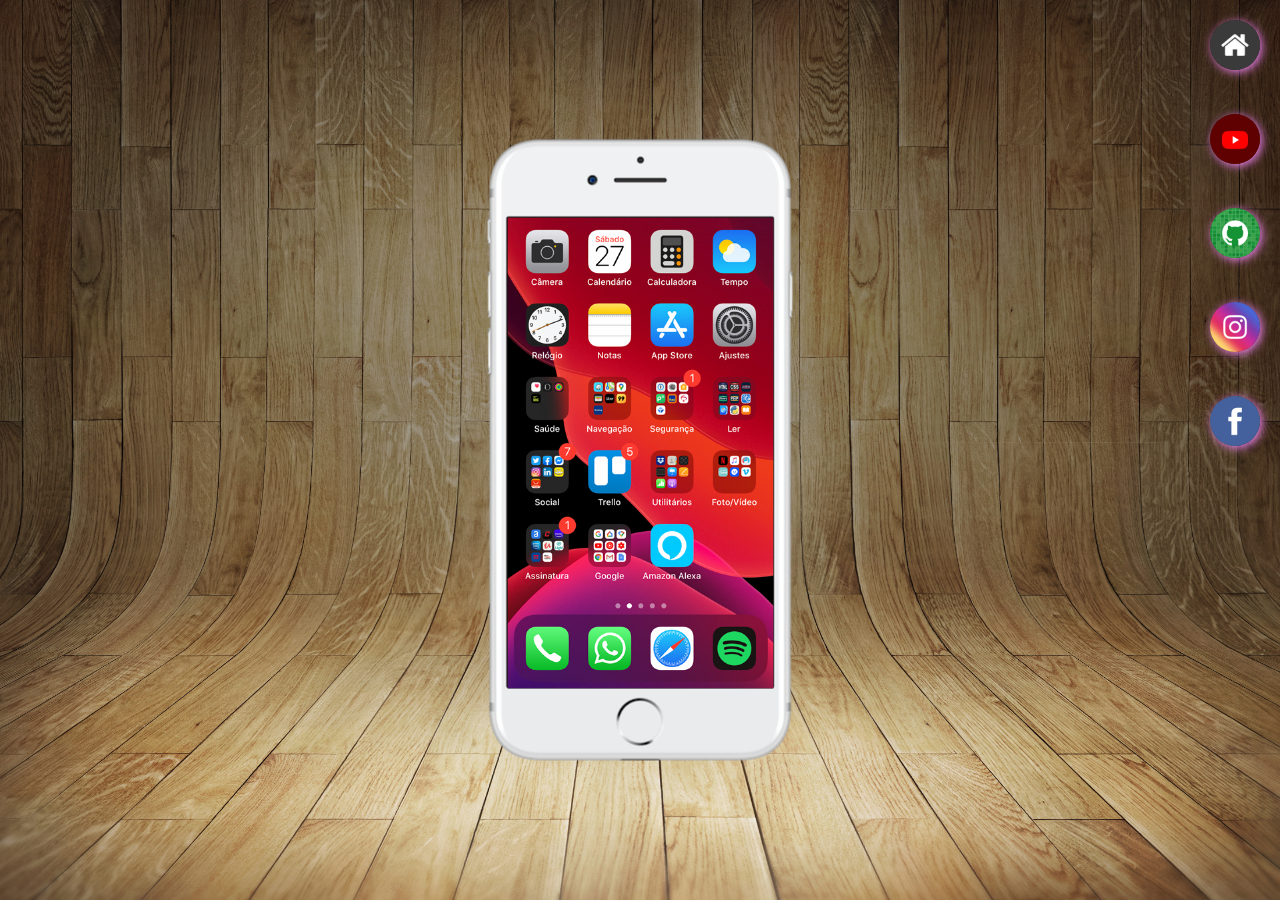
<file: index.html>
<!DOCTYPE html>
<html lang="pt-br">
<head>
    <meta charset="UTF-8">
    <meta name="viewport" content="width=device-width, initial-scale=1.0">
    <title>Redes Sociais</title>
    <link rel="shortcut icon" href="favicon.ico" type="image/x-icon">  
    
    <link rel="stylesheet" href="estilos/style.css">
</head>
<body>
    <main>
        <section id="telefone">
            <iframe src="home.html" name="tela" id="tela"  frameborder="0">Seu navegador não é Compatível com isso.</iframe>
        </section>
        <section id="redes-sociais">
            <a href="home.html" target="tela"><img src="imagens/logo-home.jpg" alt="Home"></a> <br>

            <a href="youtube.html" target="tela"><img src="imagens/logo-youtube.jpg" alt="Youtube"></a> <br>

            <a href="github.html" target="tela"><img src="imagens/logo-github.jpg" alt="GitHub"></a> <br>

            <a href="instagram.html" target="tela"><img src="imagens/logo-instagram.jpg" alt="Instagram"></a> <br>

            <a href="facebook.html" target="tela"><img src="imagens/logo-facebook.jpg " alt="Facebook"></a> <br>

        </section>
    </main>
</body>
</html>
</file>
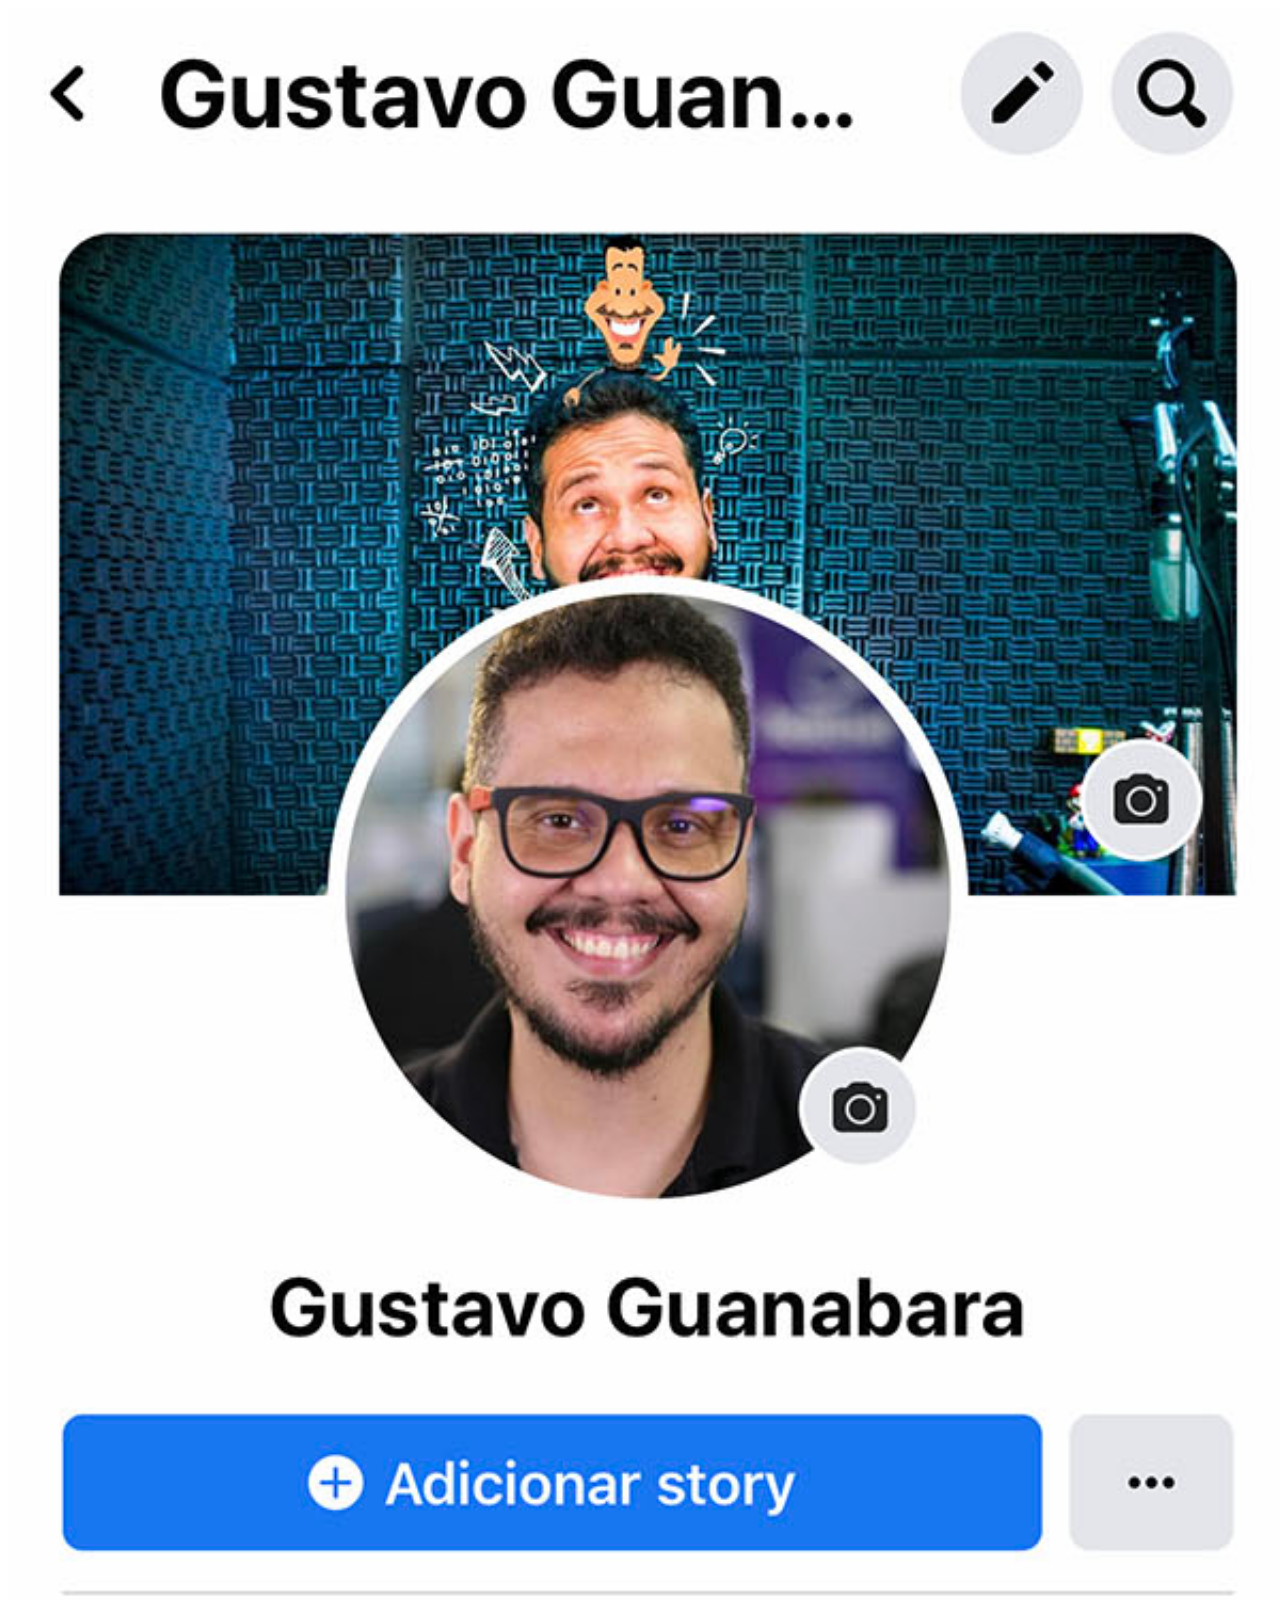
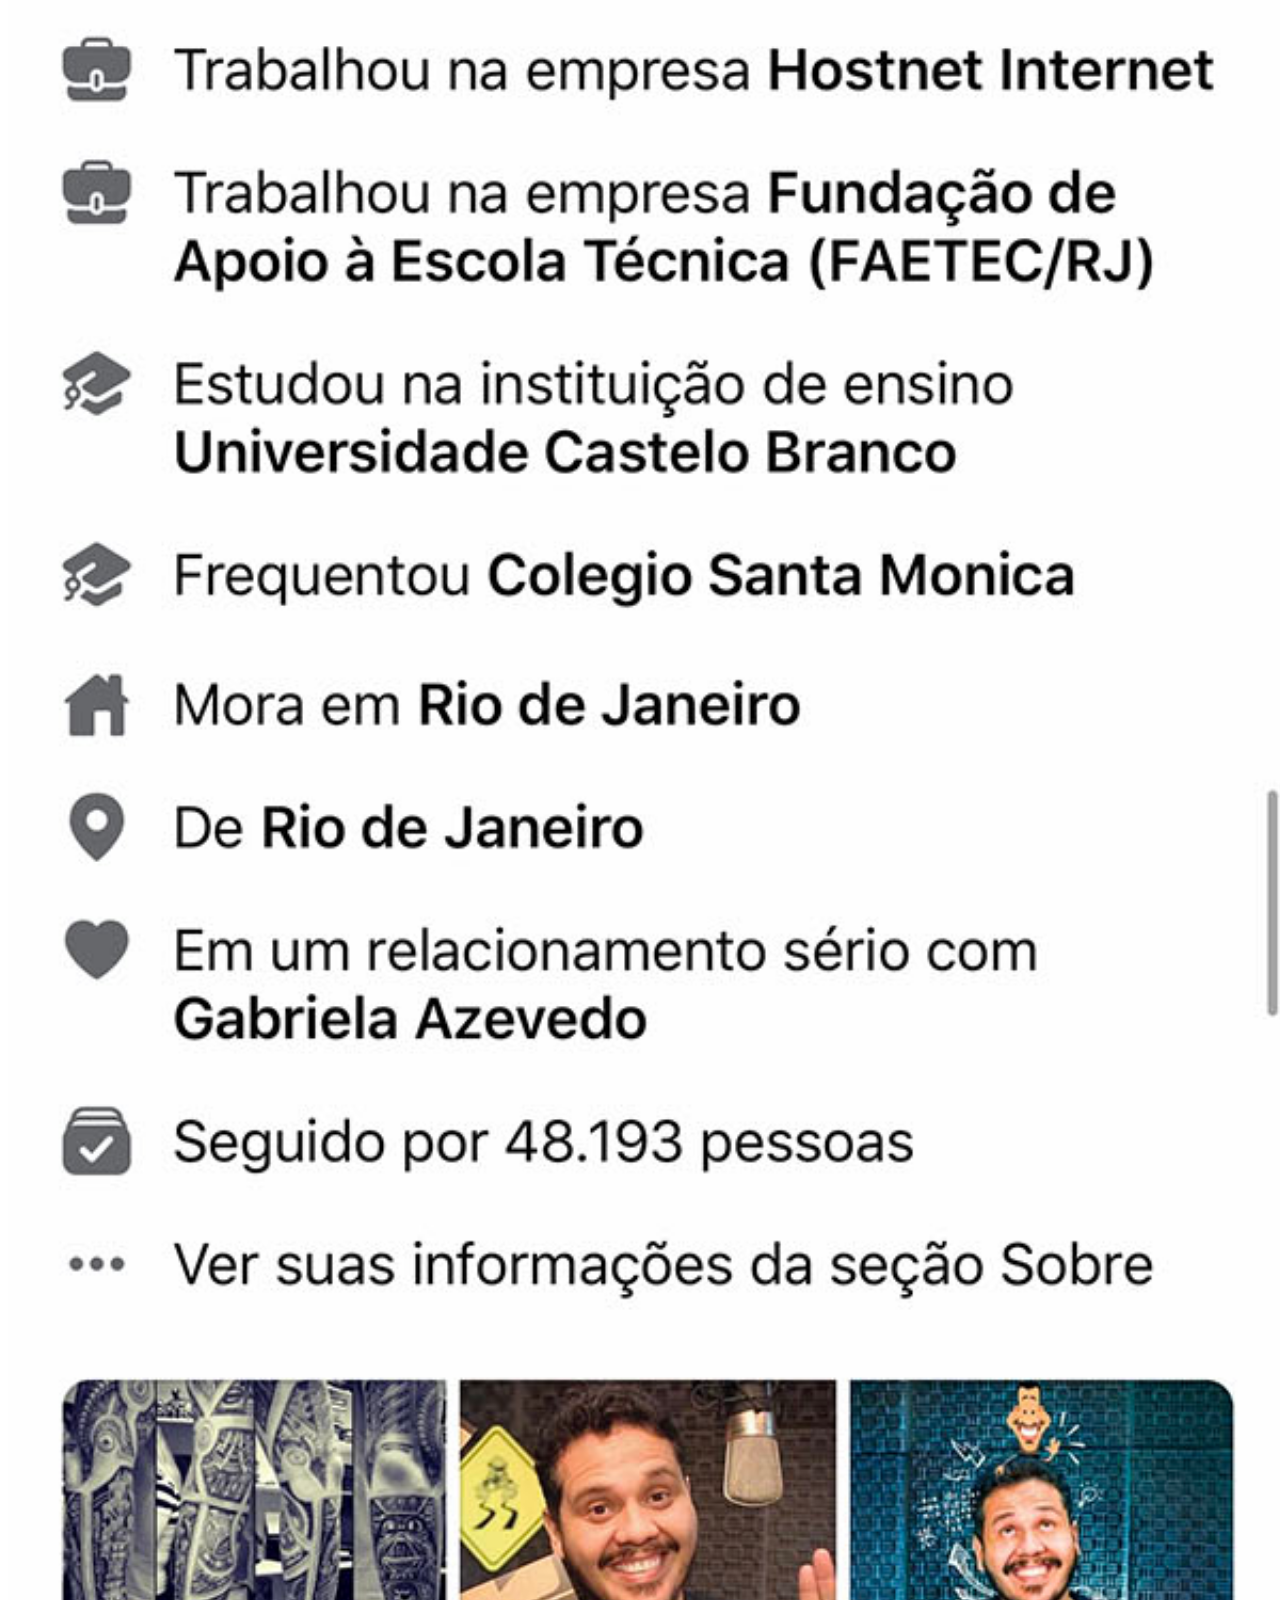
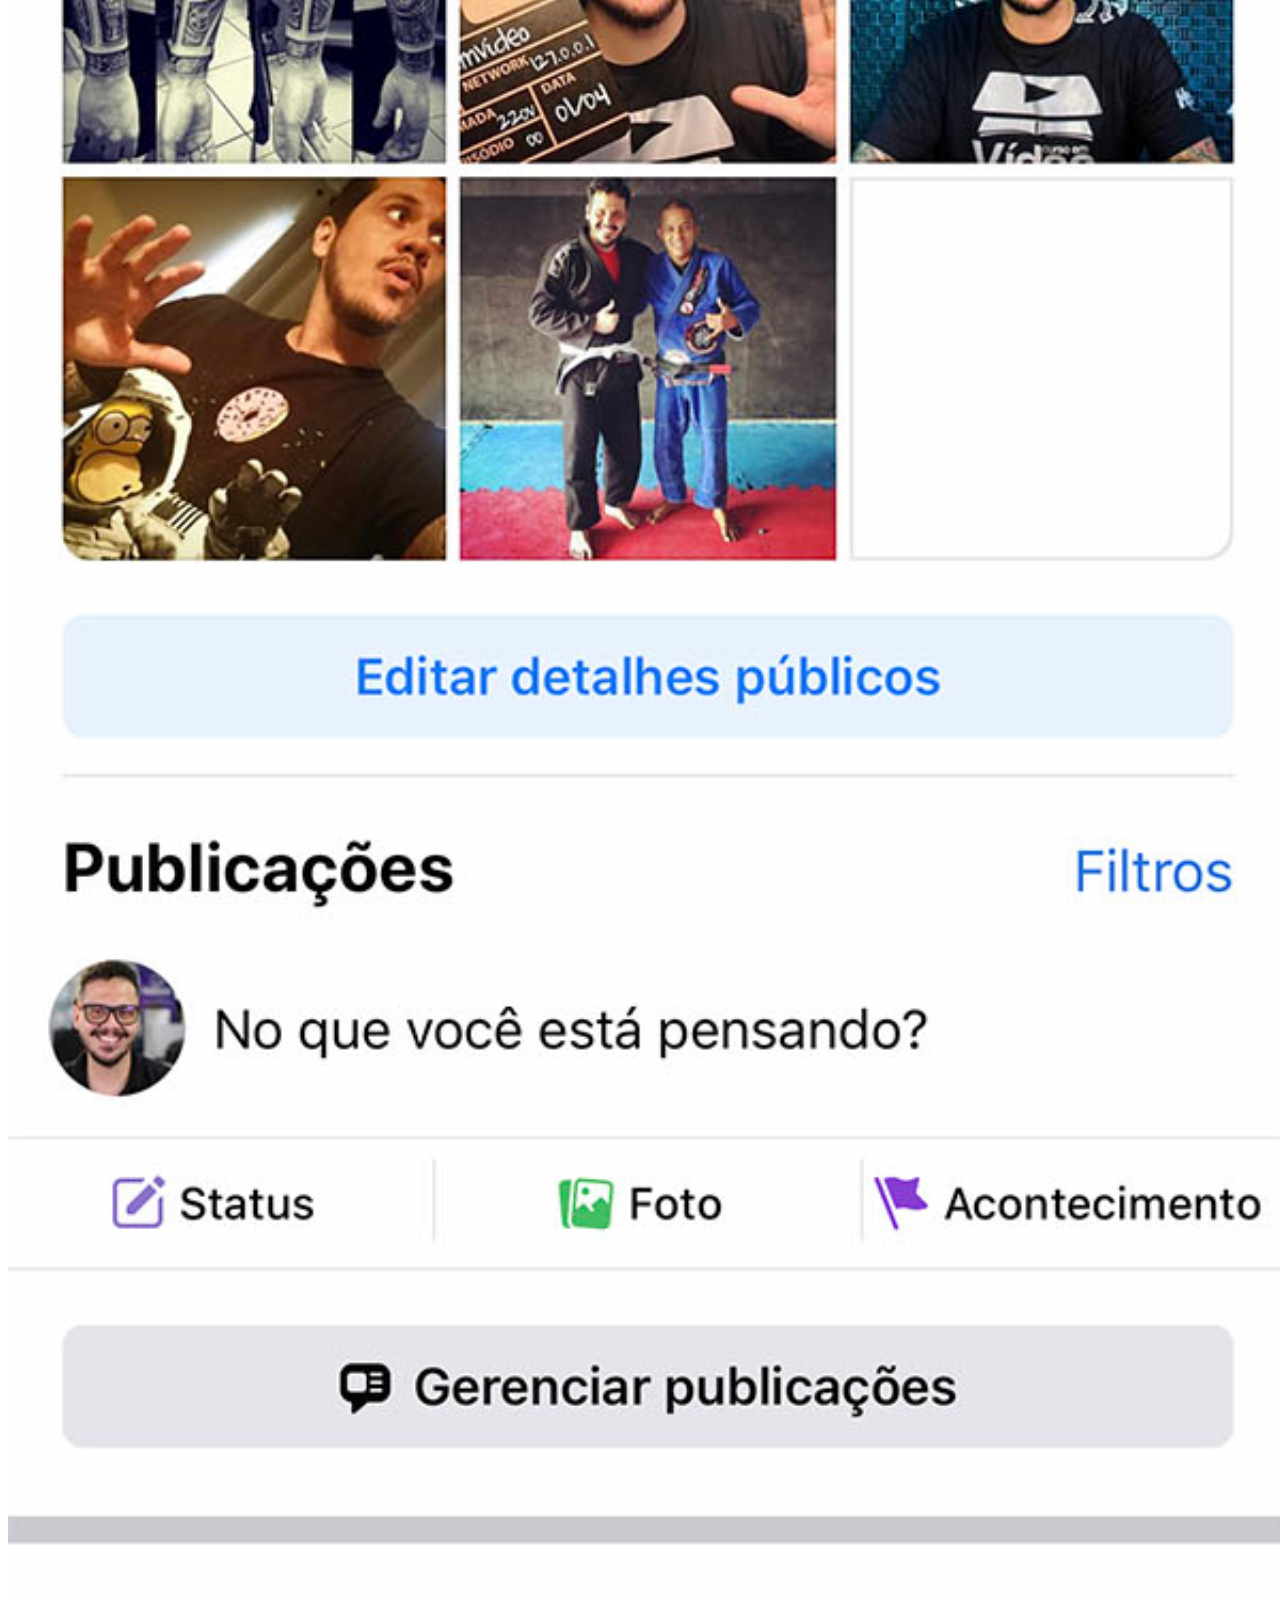
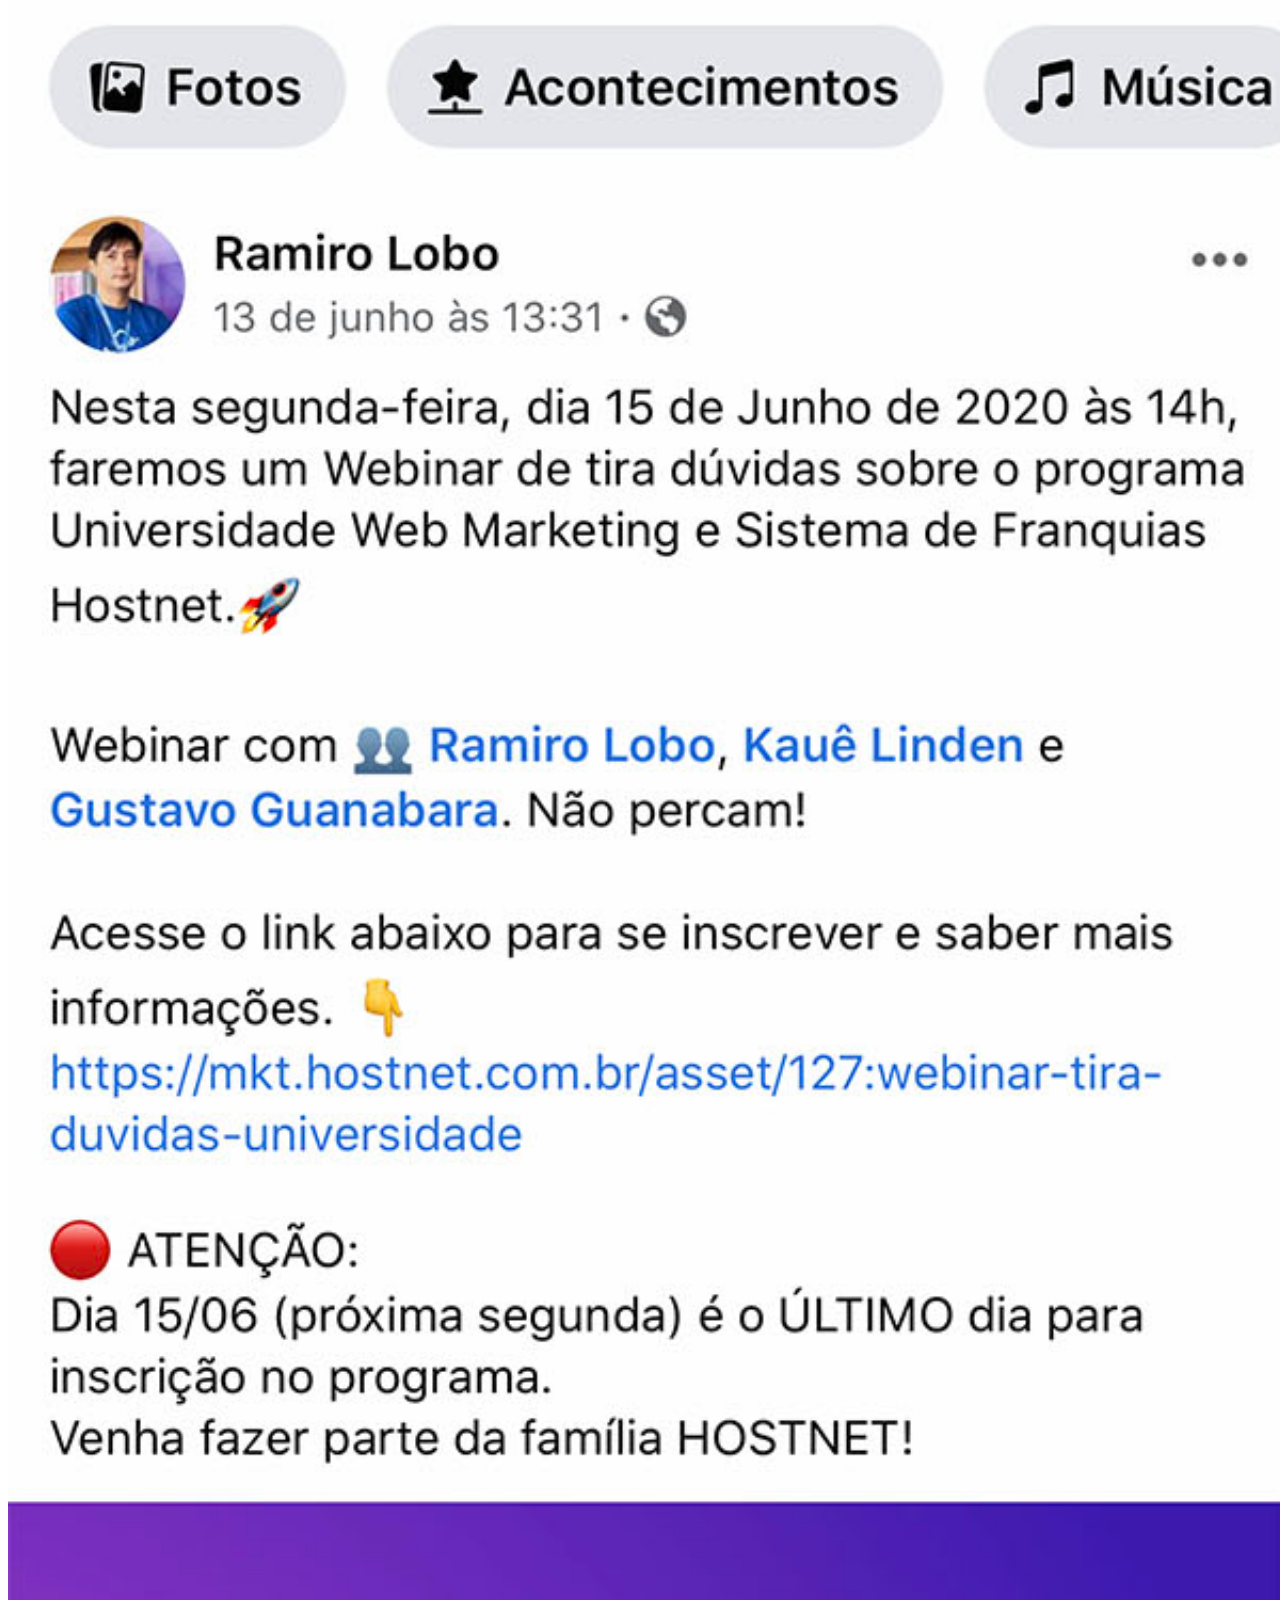
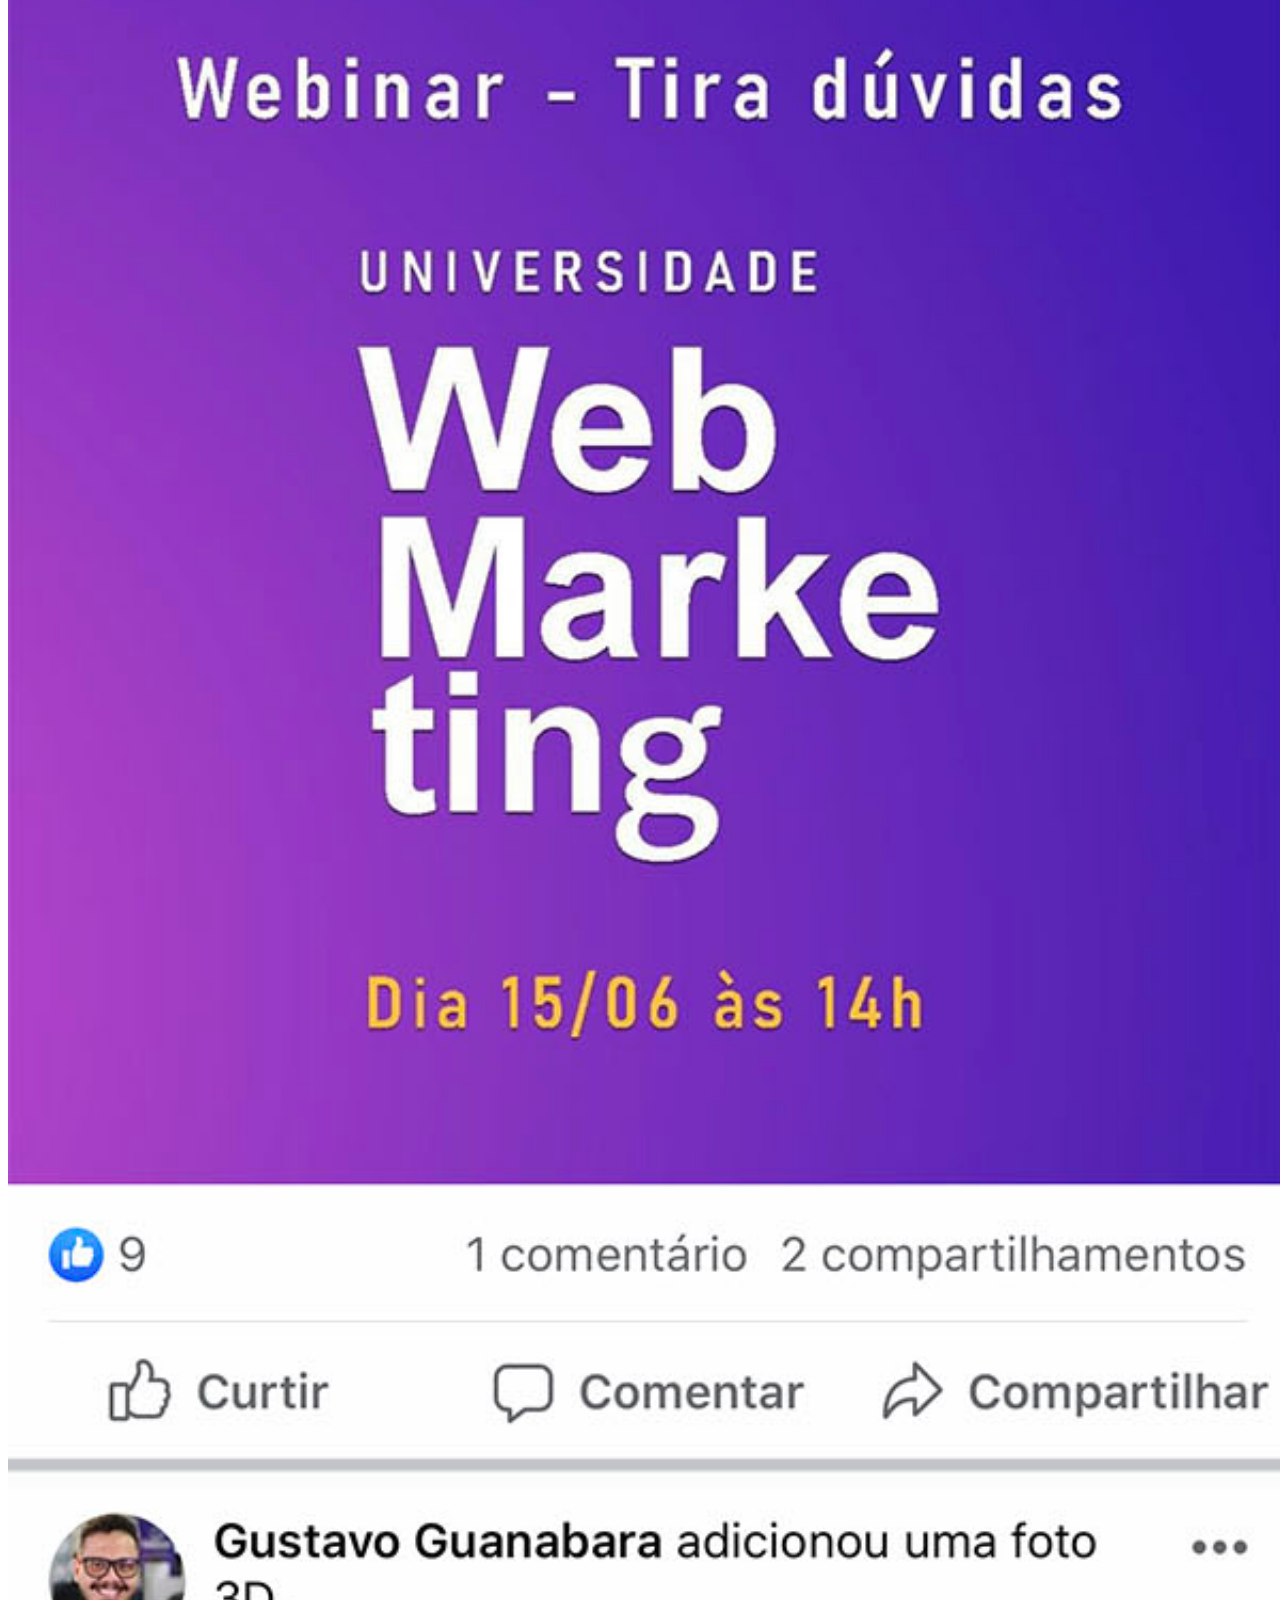
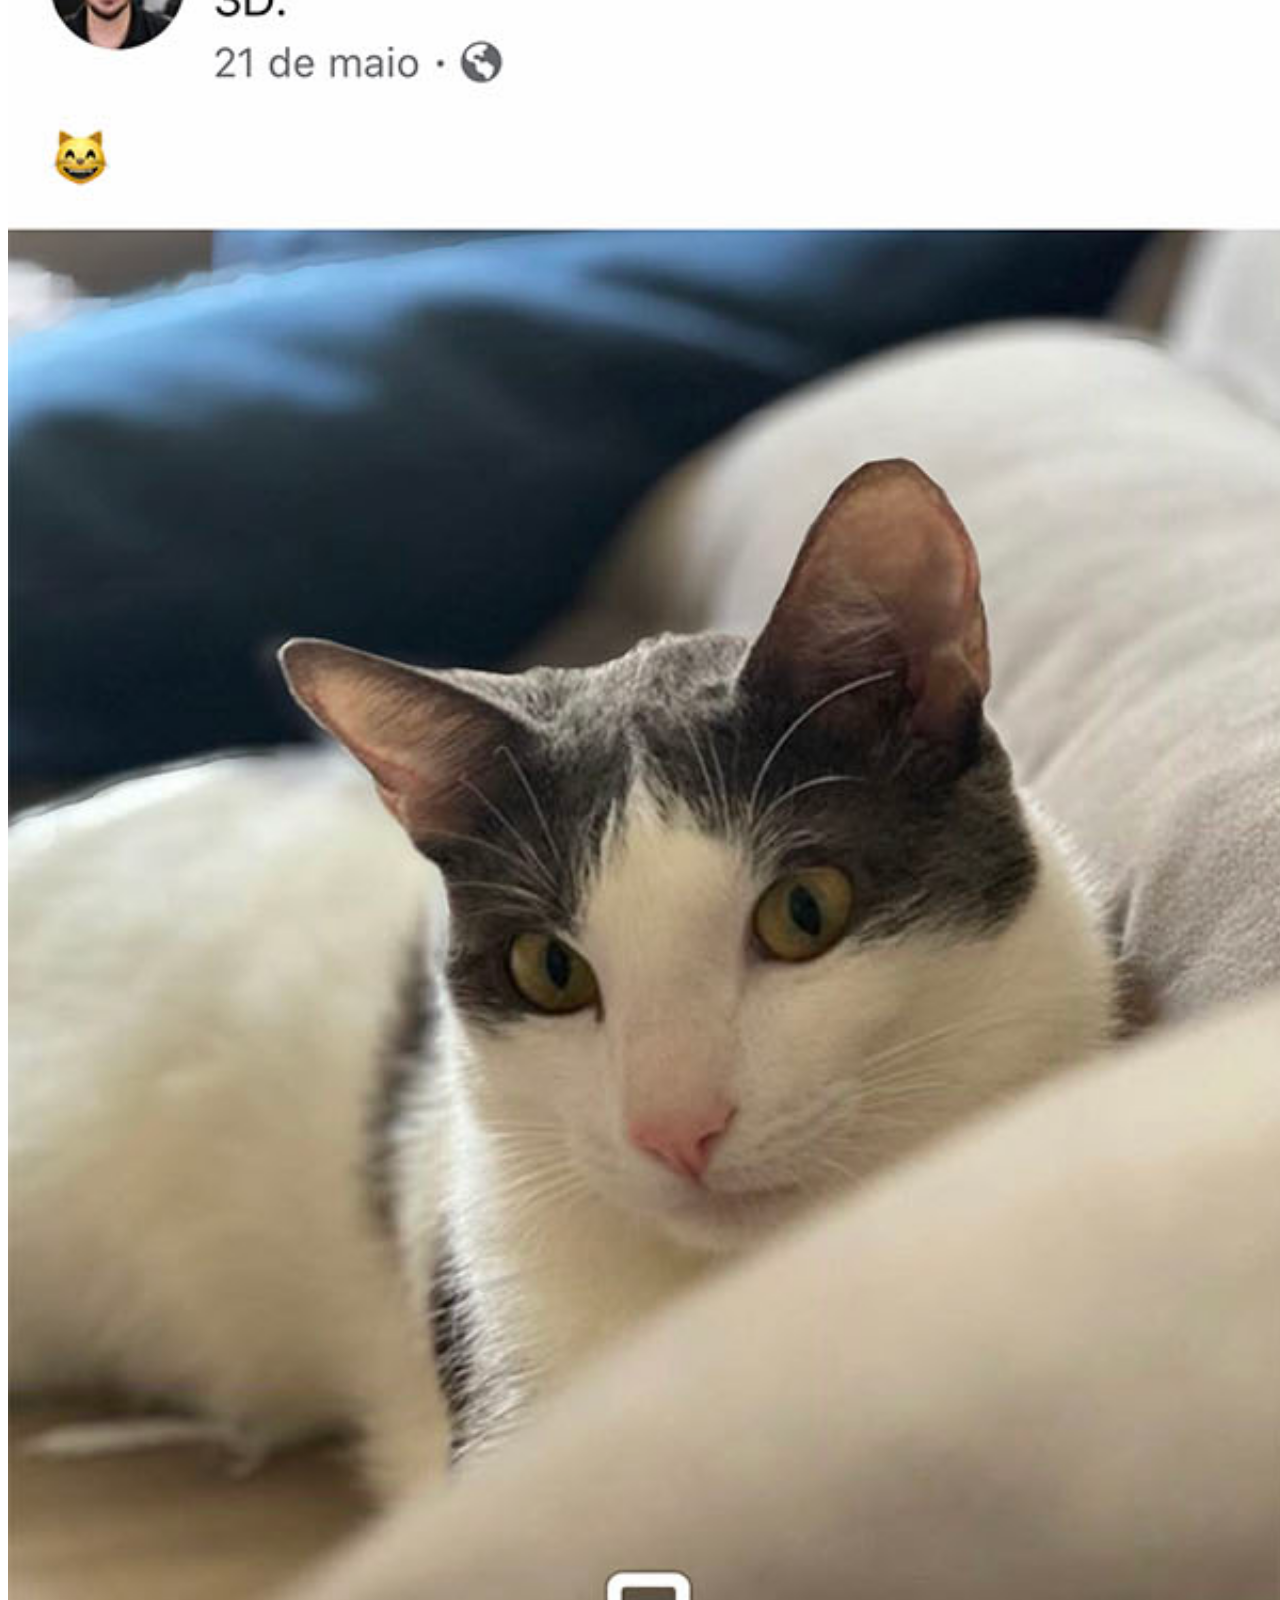
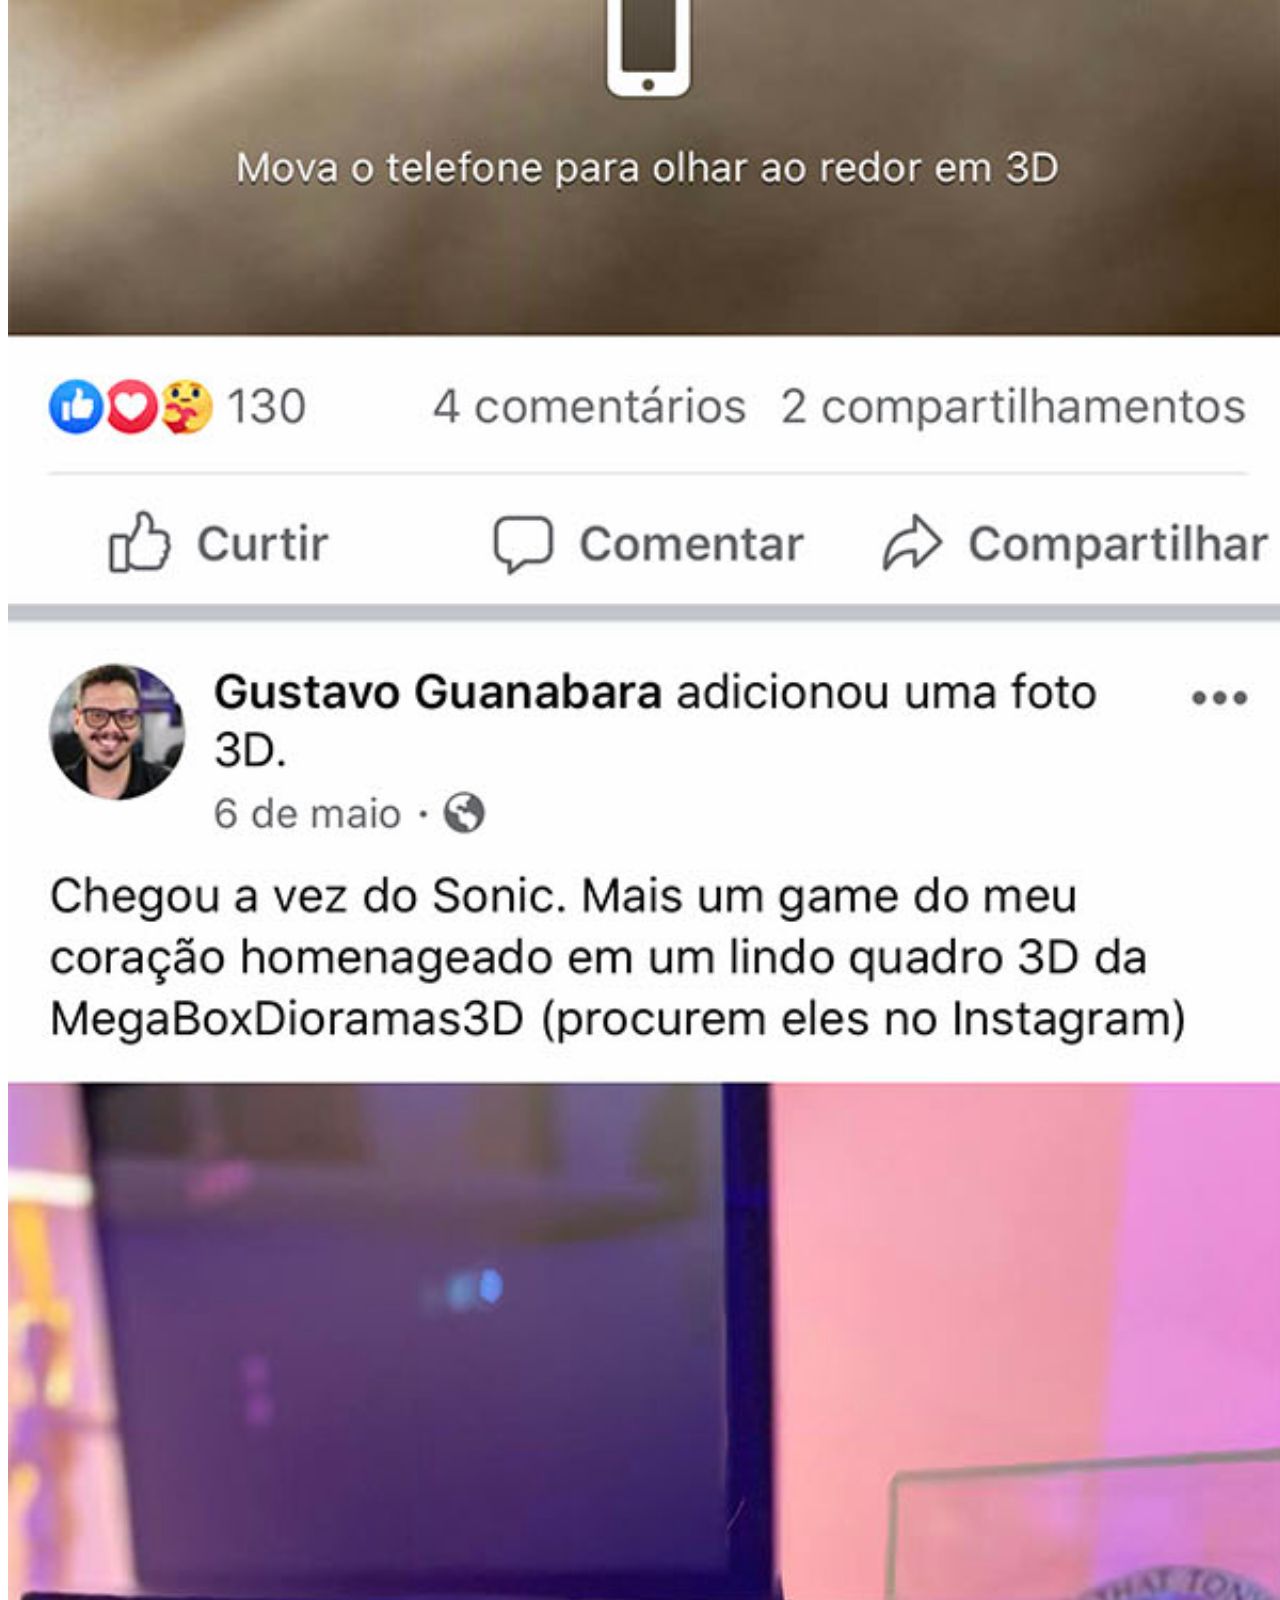
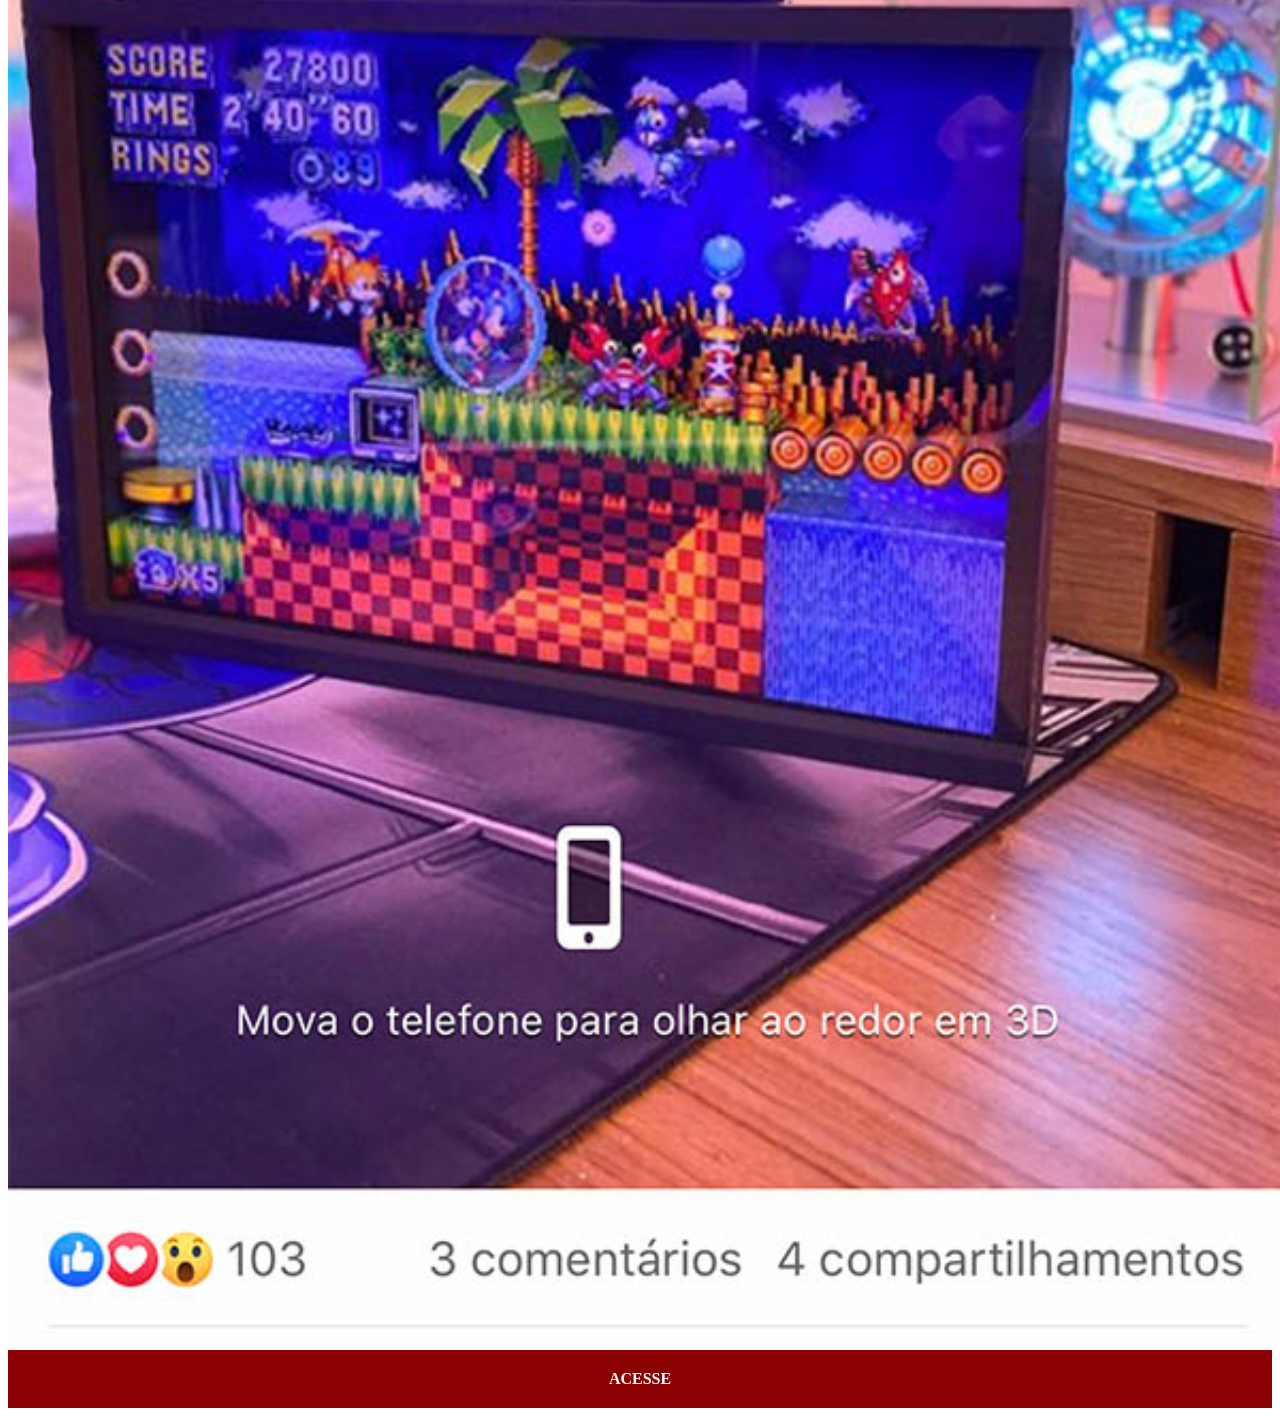
<file: facebook.html>
<!DOCTYPE html>
<html lang="pt-br">
<head>
    <meta charset="UTF-8">
    <meta name="viewport" content="width=device-width, initial-scale=1.0">
    <title>Facebook</title>
    <link rel="stylesheet" href="estilos/social.css">
</head>
<body>
    <img src="imagens/tela-facebook.jpg" alt="Facebook">

    <a href="https://www.facebook.com/gustavoguanabara/?locale=pt_BR" target="_blank">ACESSE</a>
</body>
</html>
</file>
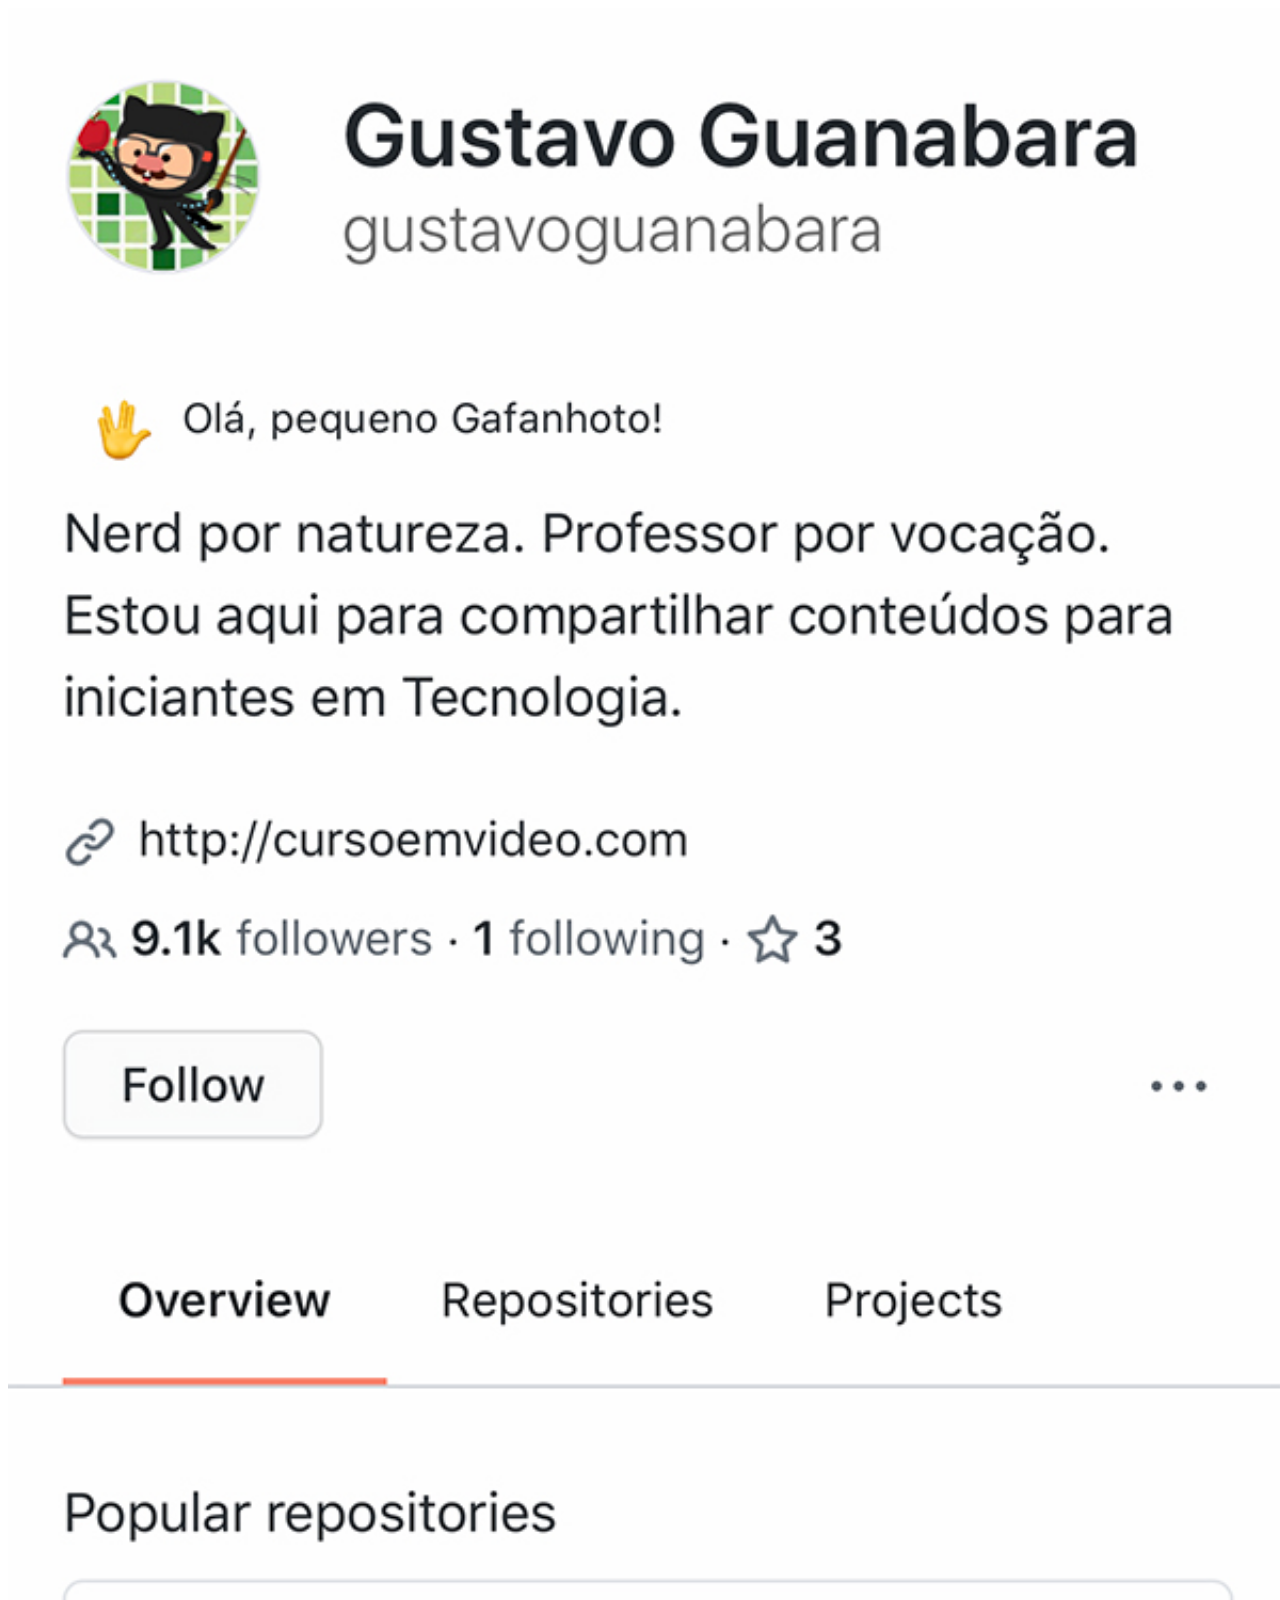
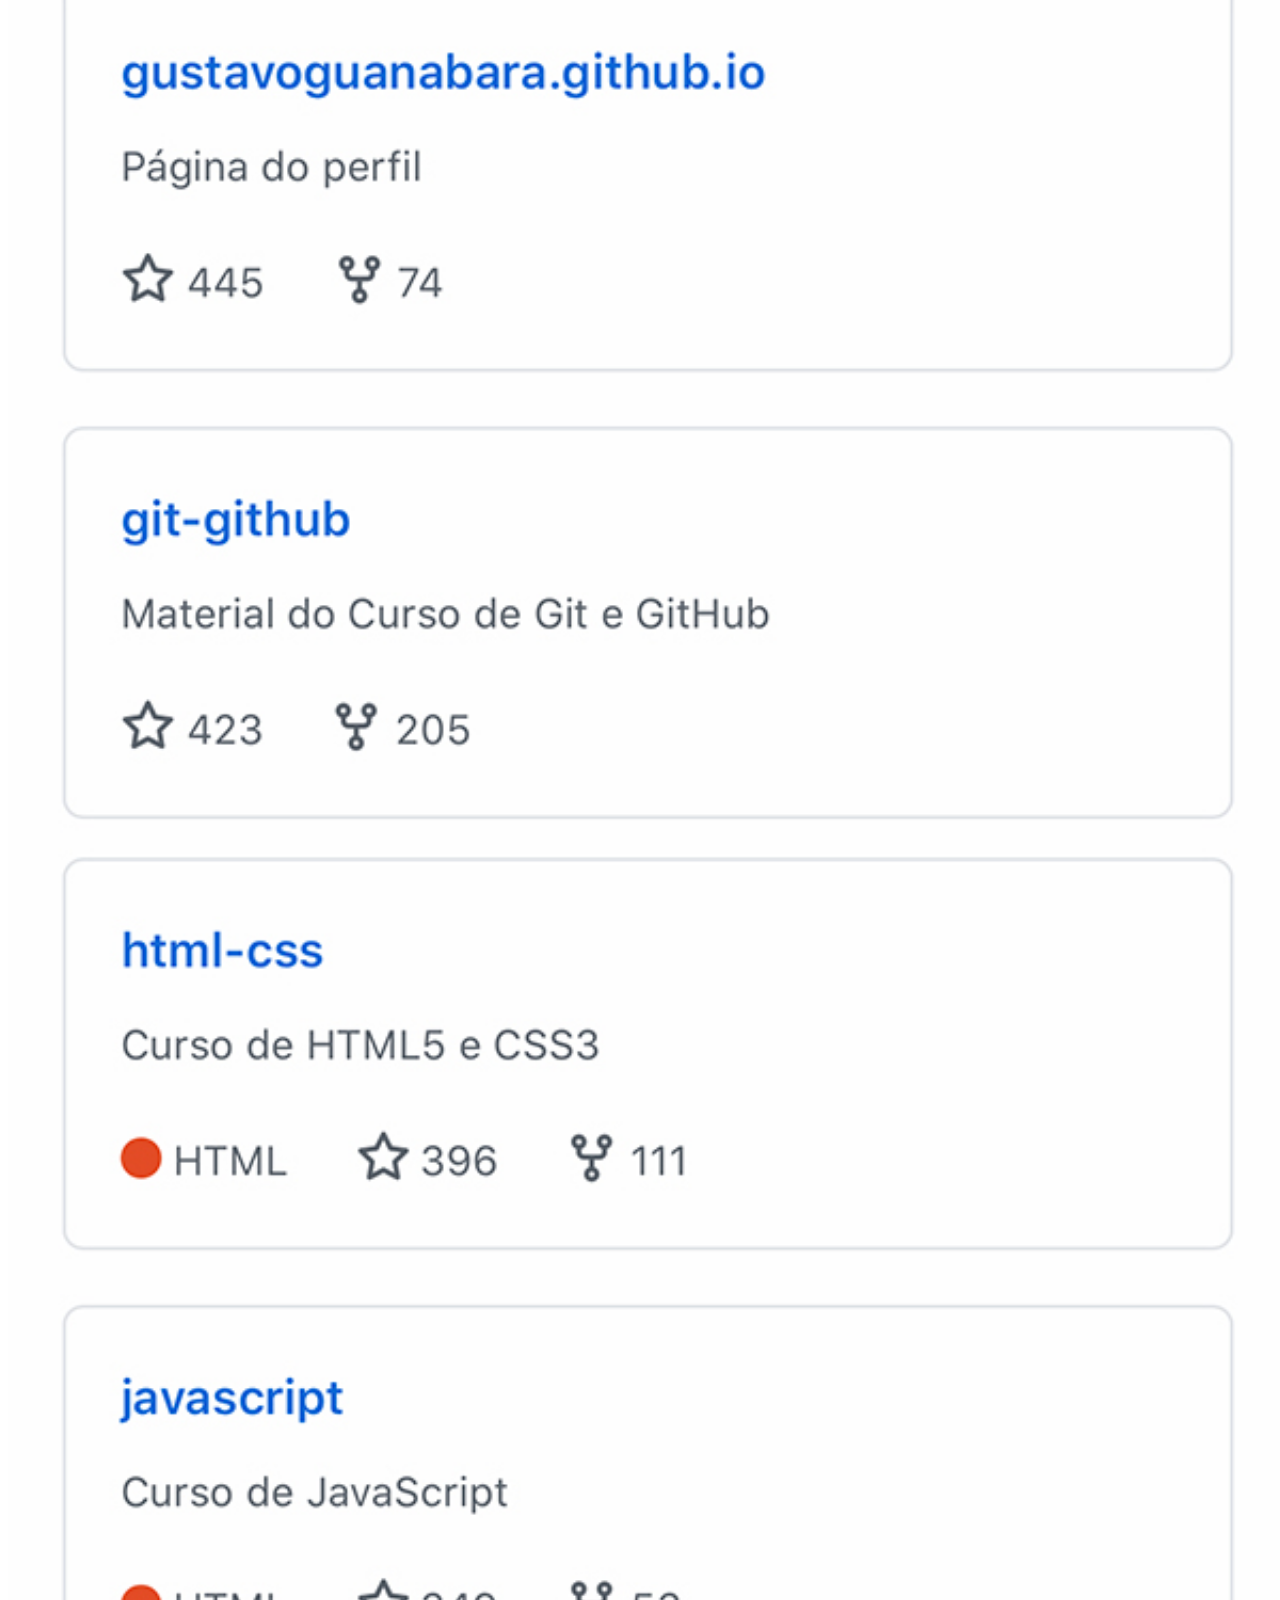
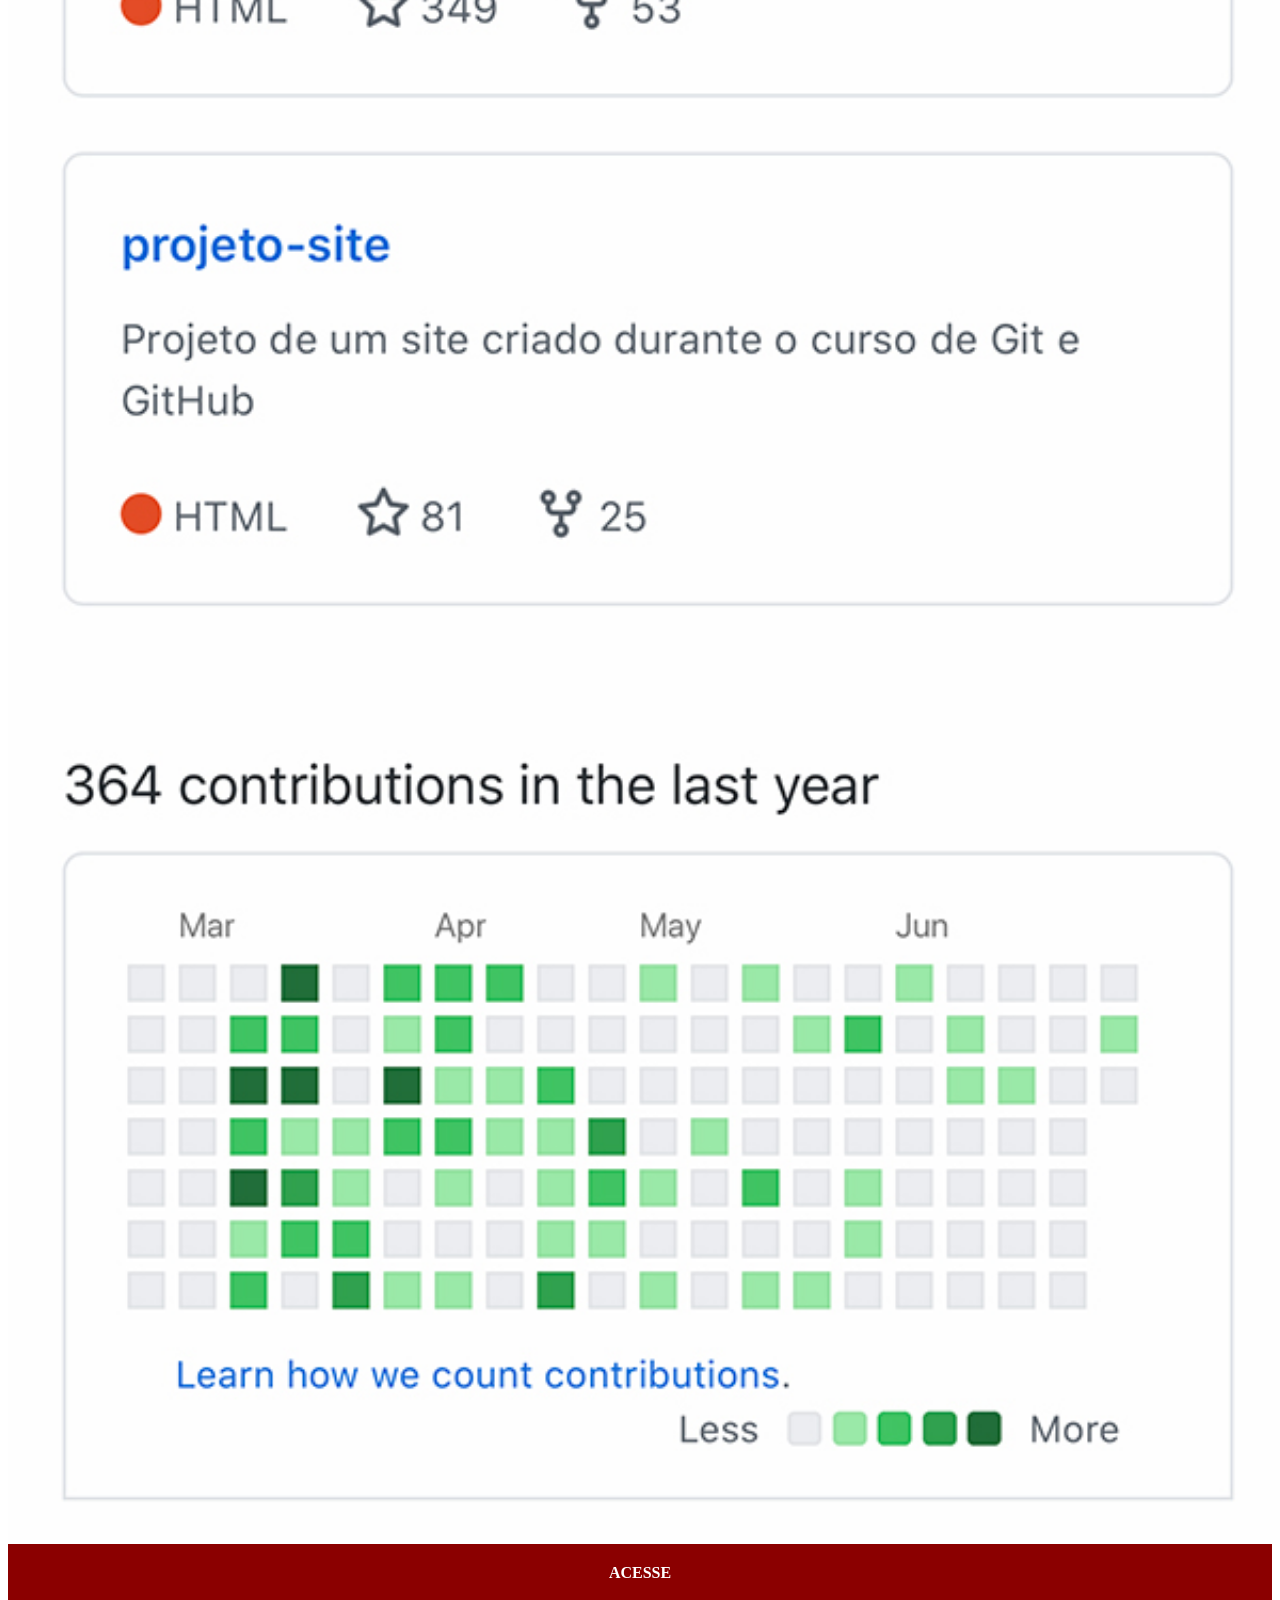
<file: github.html>
<!DOCTYPE html>
<html lang="pt-br">
<head>
    <meta charset="UTF-8">
    <meta name="viewport" content="width=device-width, initial-scale=1.0">
    <title>GitHub</title>
    <link rel="stylesheet" href="estilos/social.css">
</head>
<body>
    <img src="imagens/tela-github.jpg" alt="GitHub">

    <a href="https://github.com/gustavoguanabara" target="_blank">ACESSE</a>
</body>
</html>
</file>
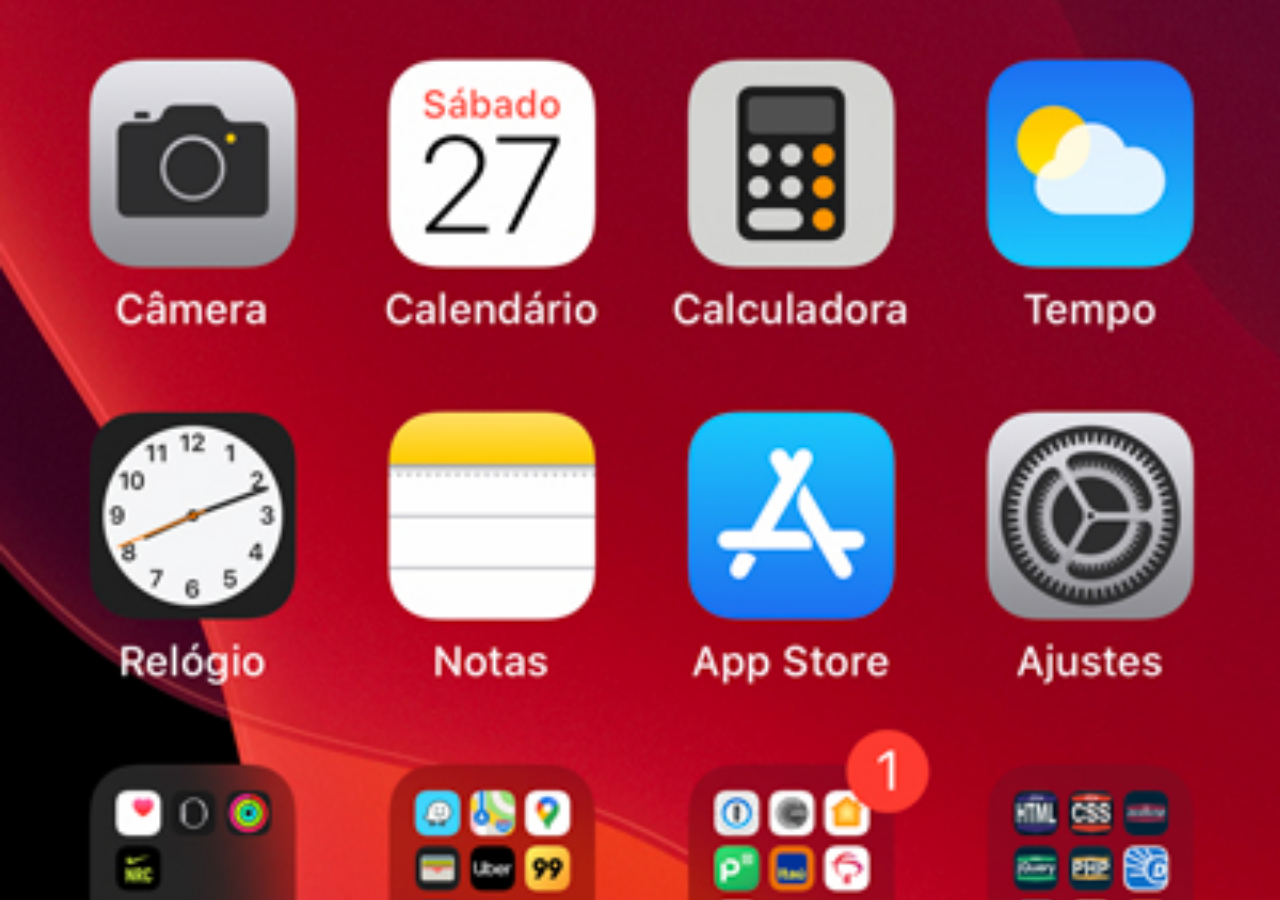
<file: home.html>
<!DOCTYPE html>
<html lang="pt-br">
<head>
    <meta charset="UTF-8">
    <meta name="viewport" content="width=device-width, initial-scale=1.0">
    <title>Home</title>

</head>
<style>
    * {
        margin: 0px;
        padding: 0px;
    }
    body {
        width: 100vw;
        height: 100vh;
        background: black url(imagens/tela-home.jpg) top center;
        background-repeat: no-repeat;
        background-size: cover;
}
</style>
<body>
    
</body>
</html>
</file>
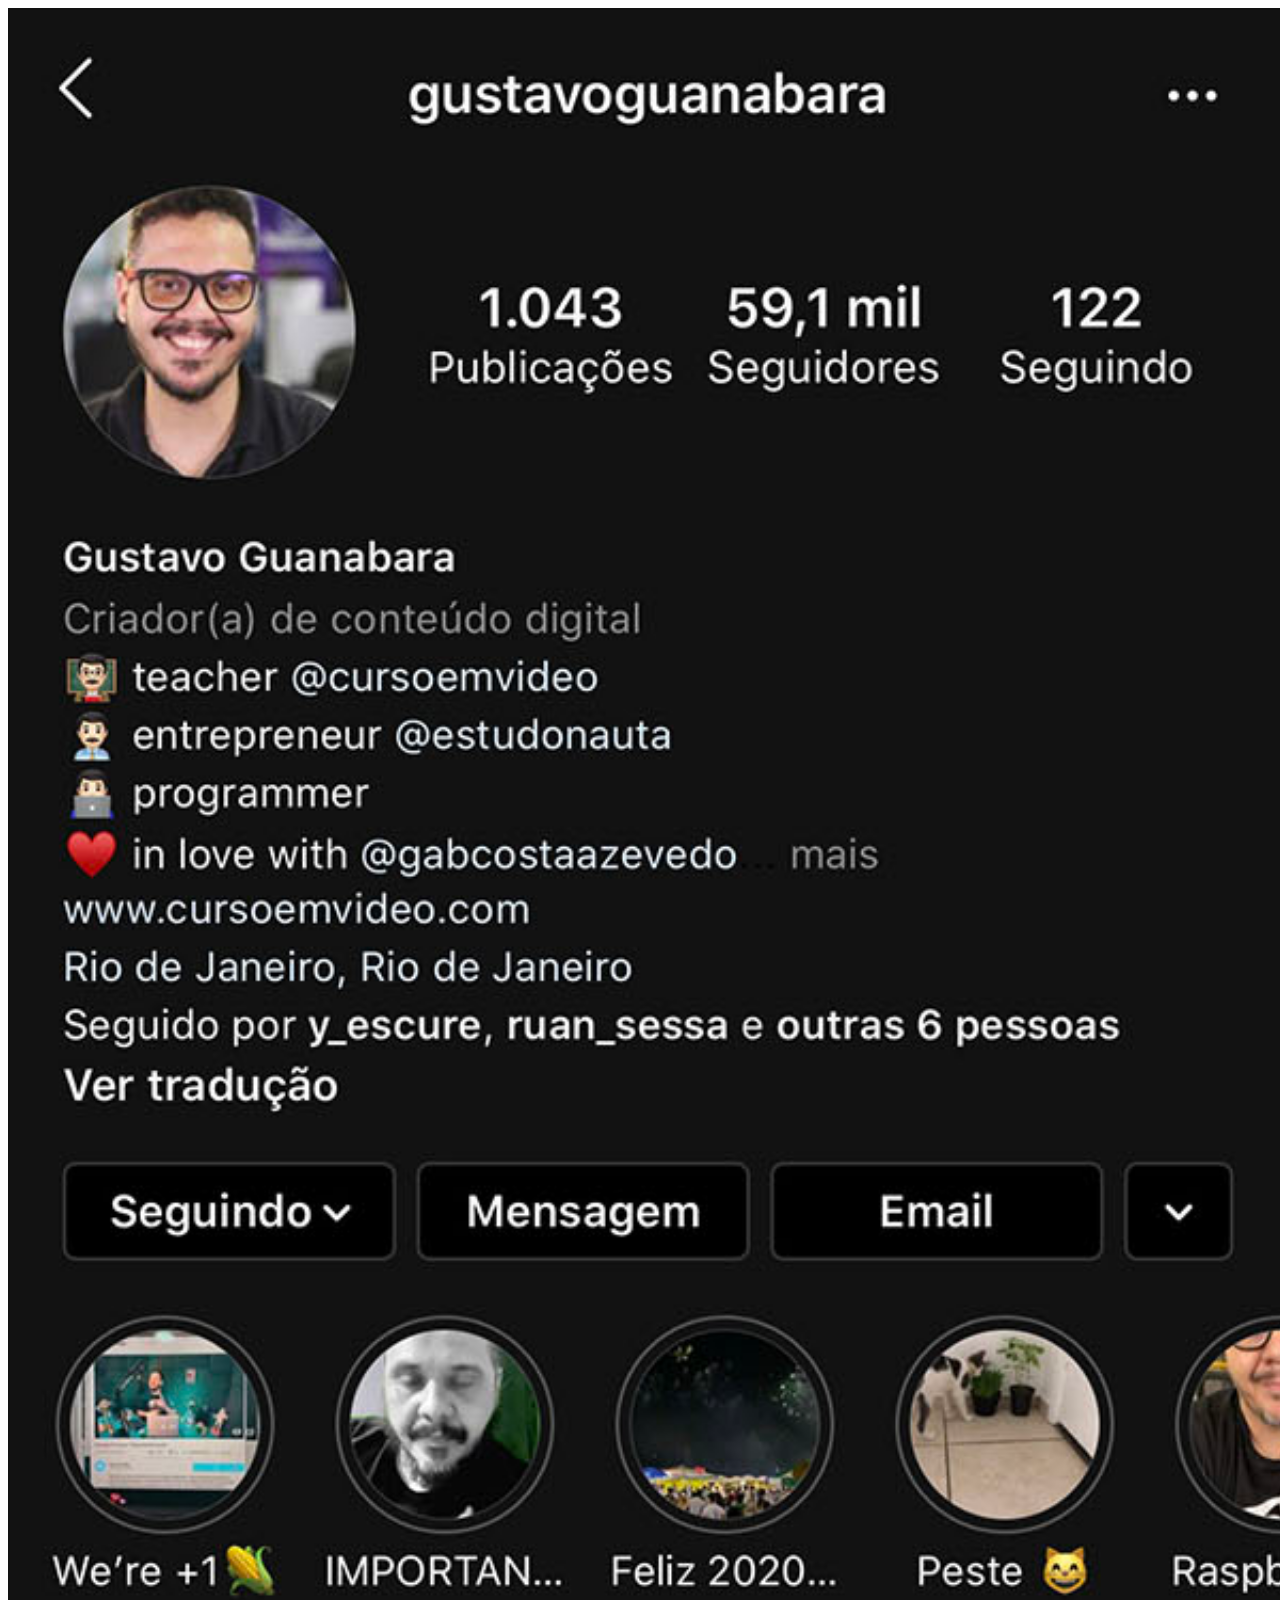
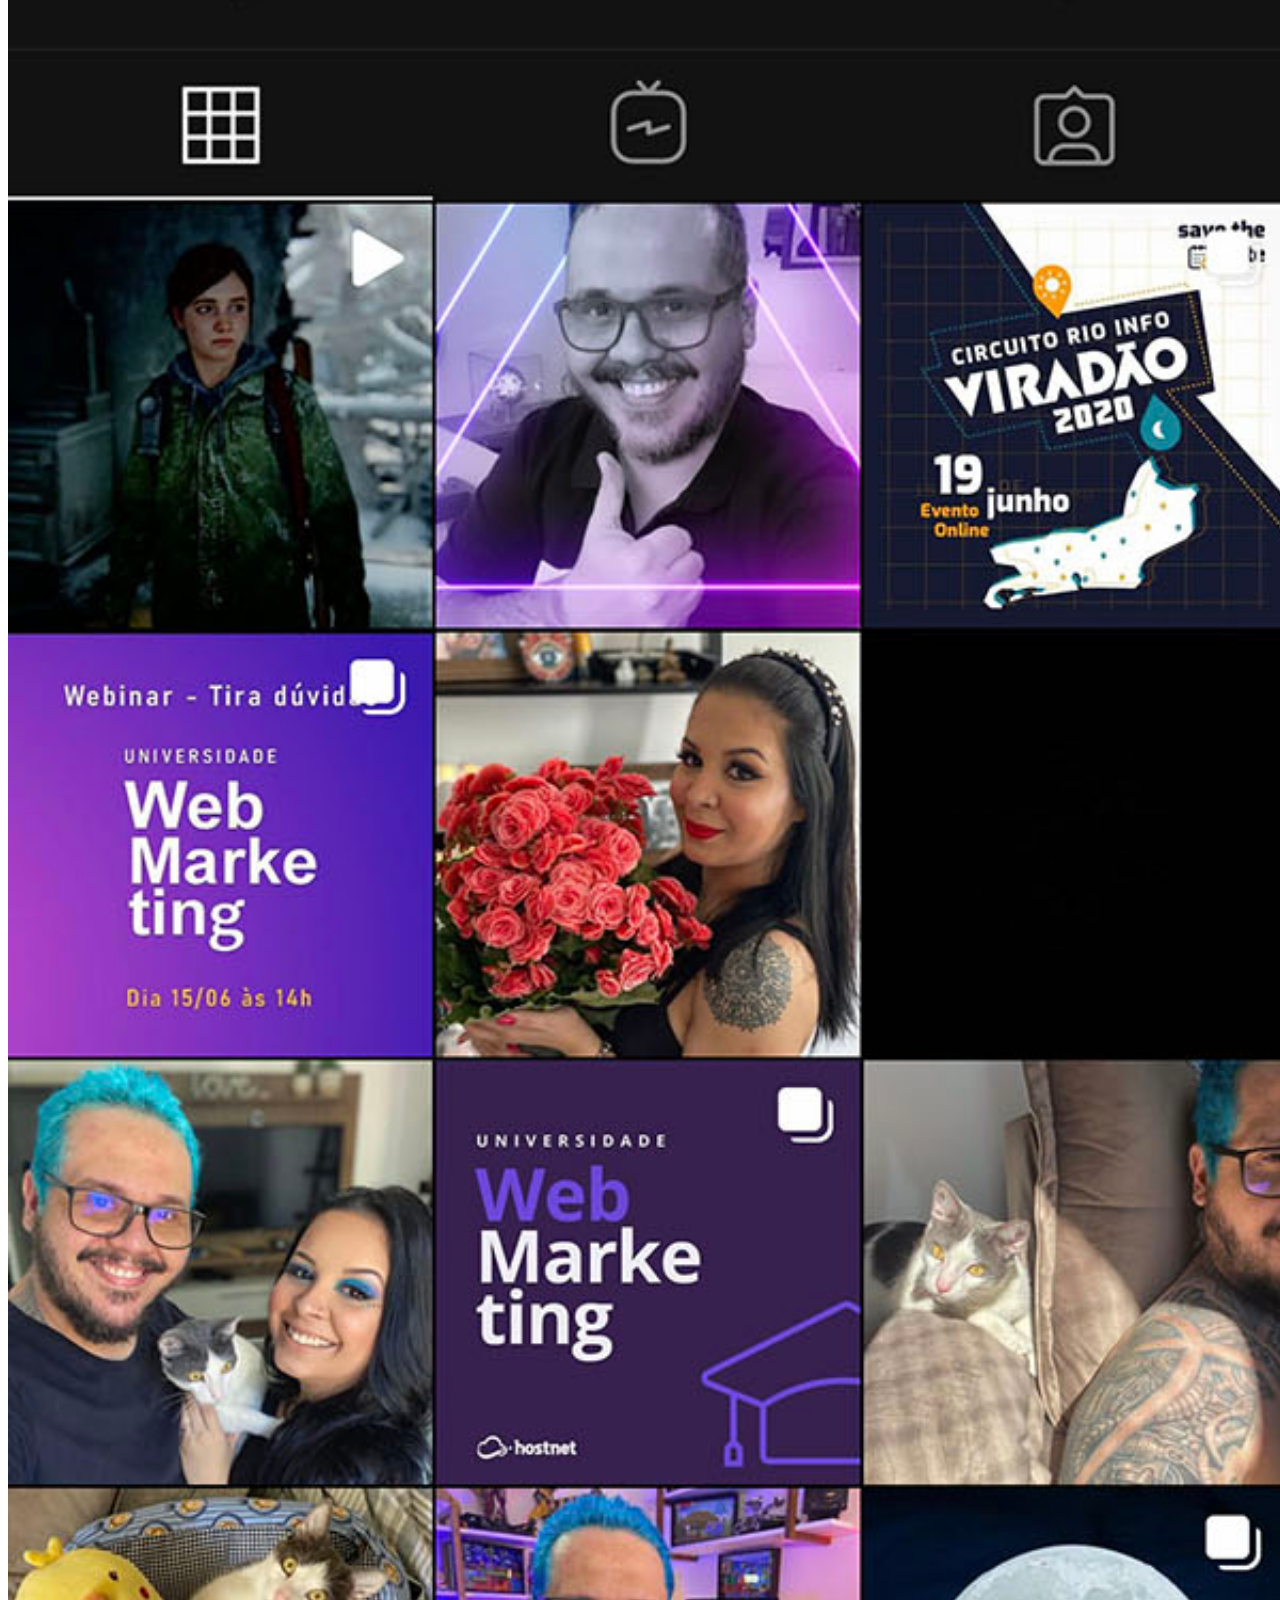
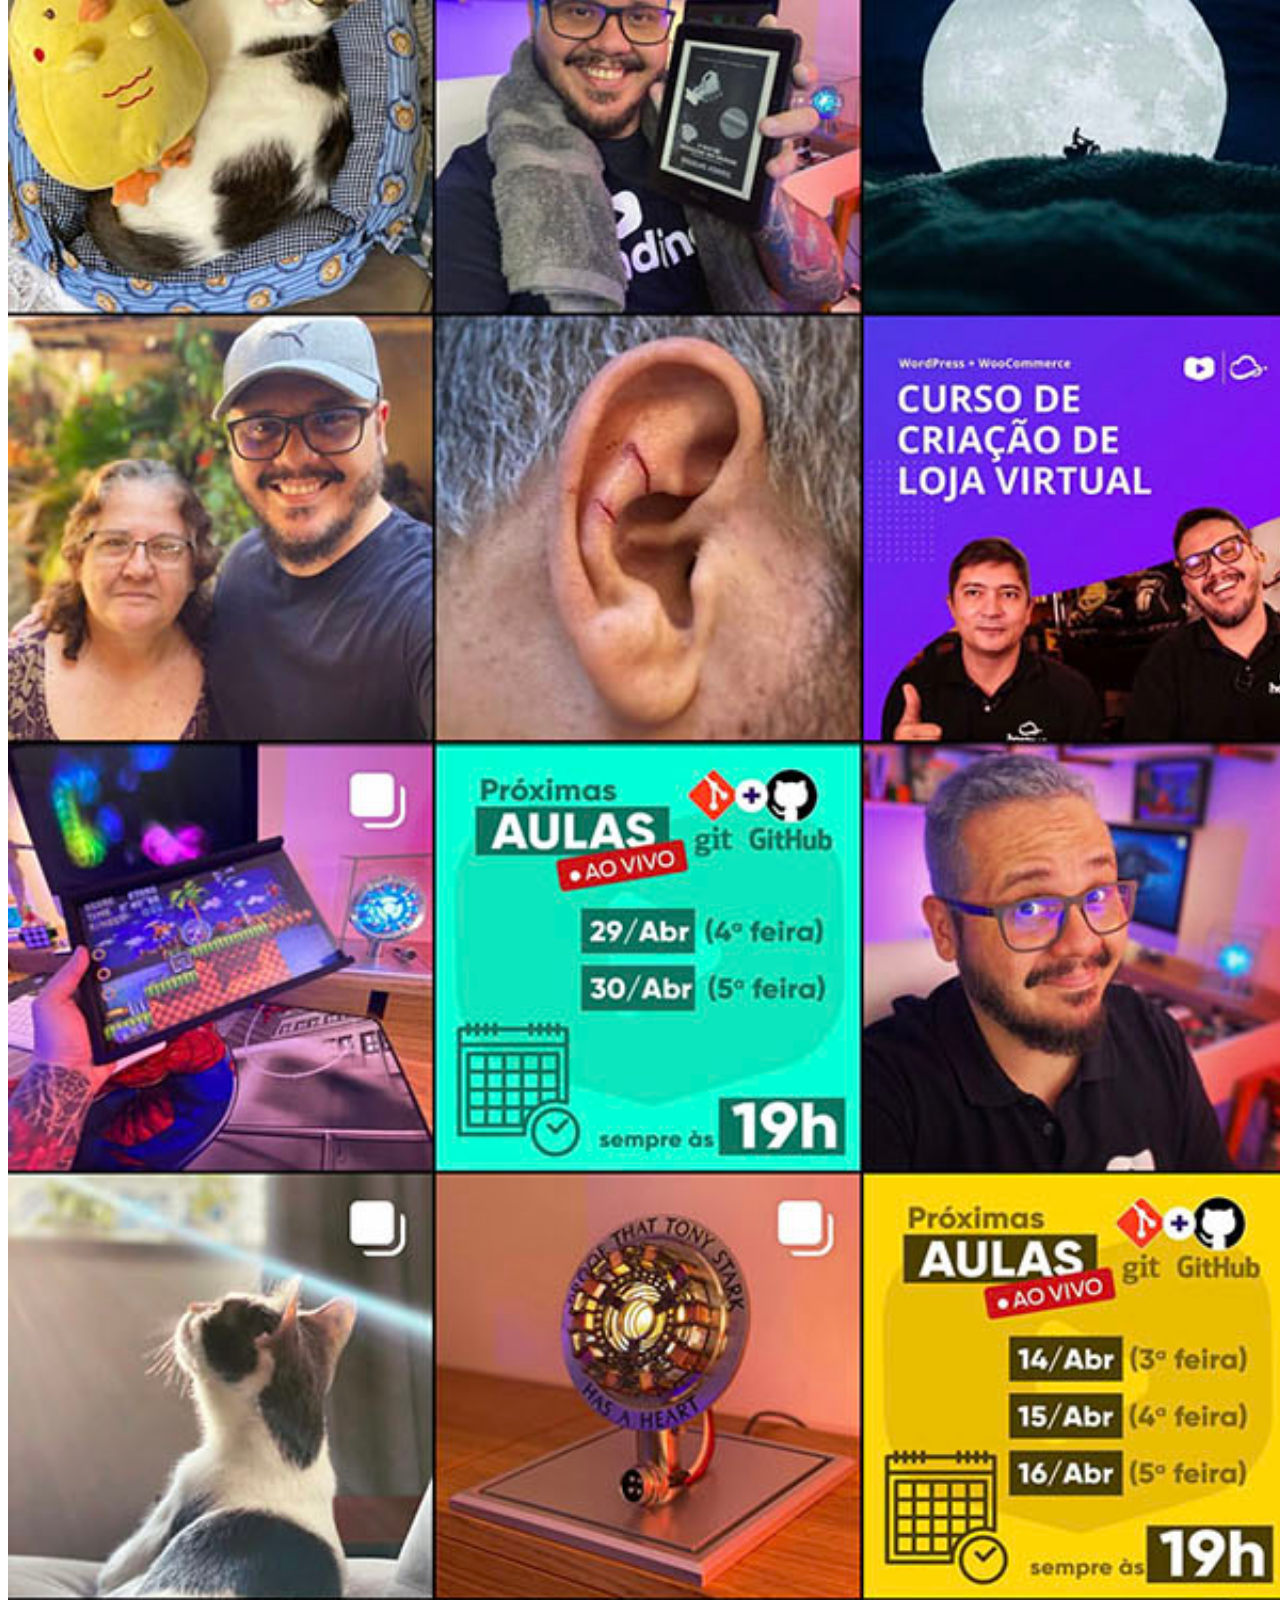
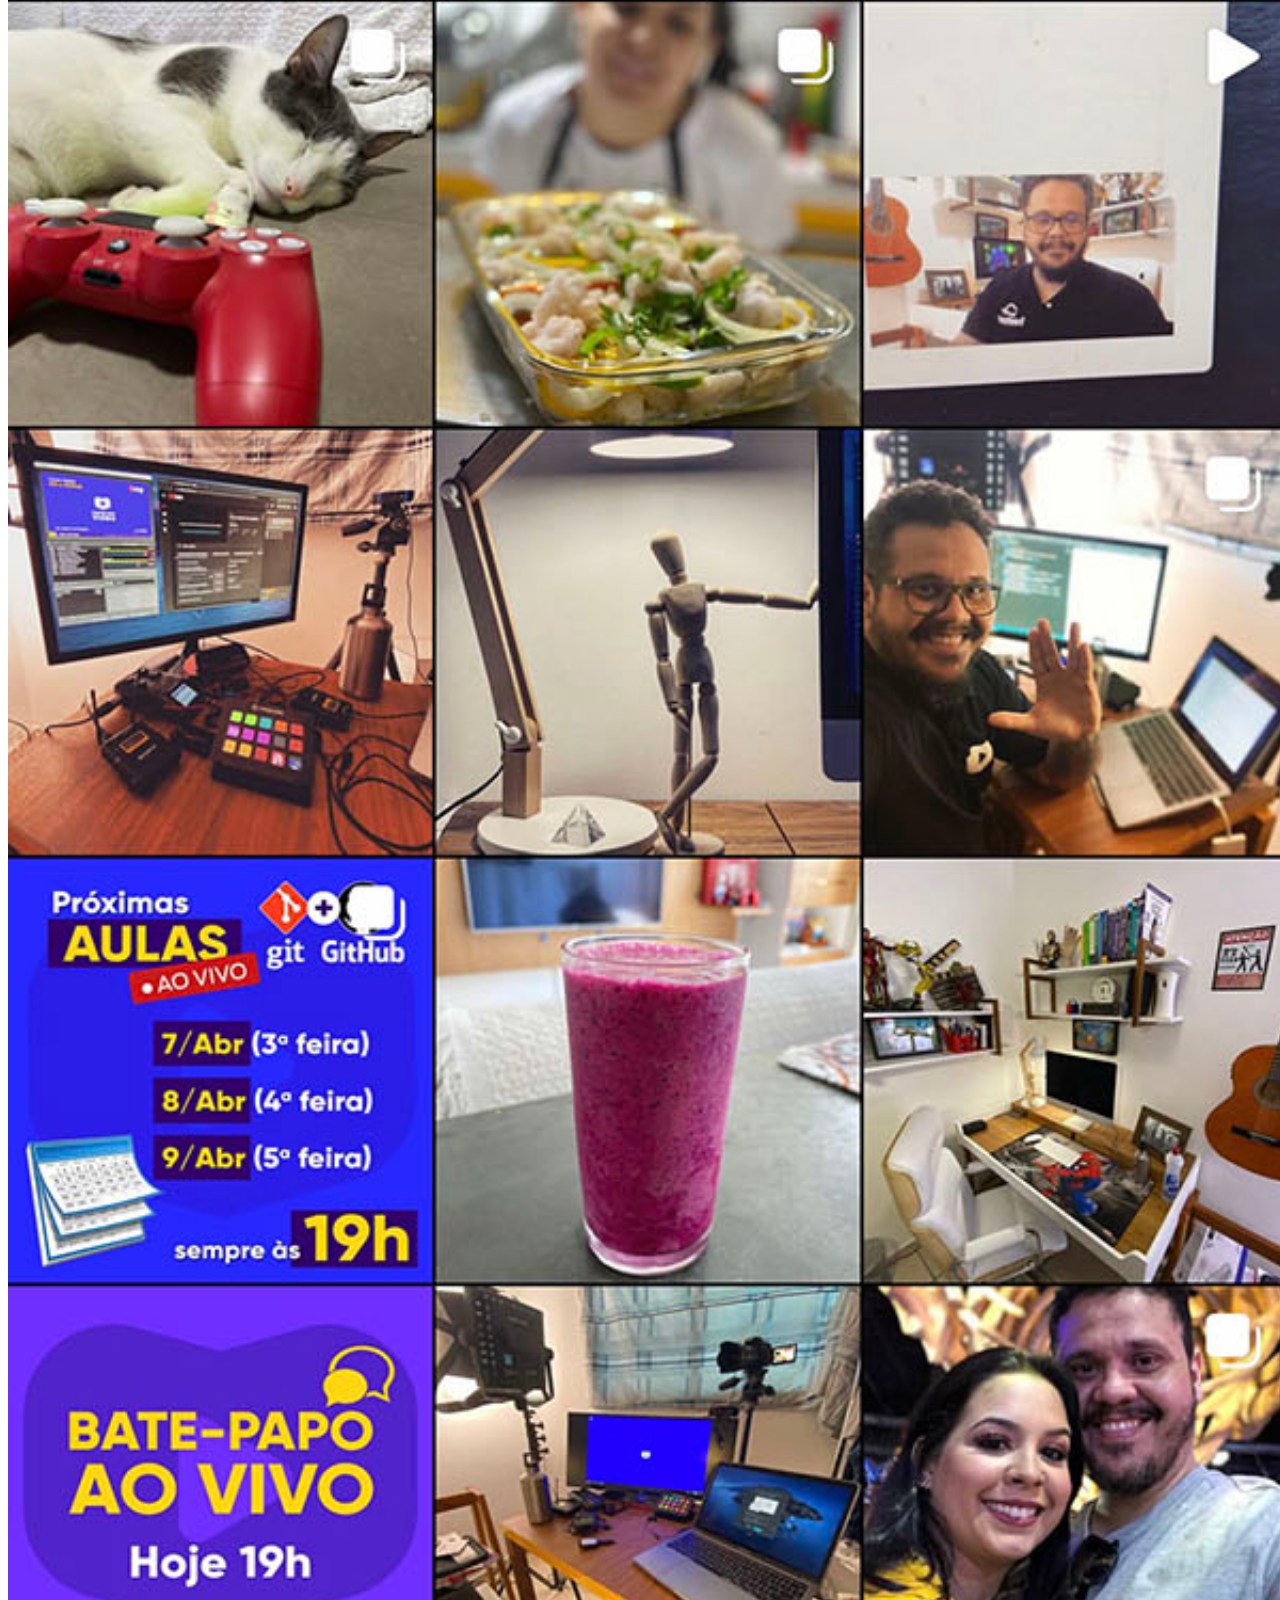
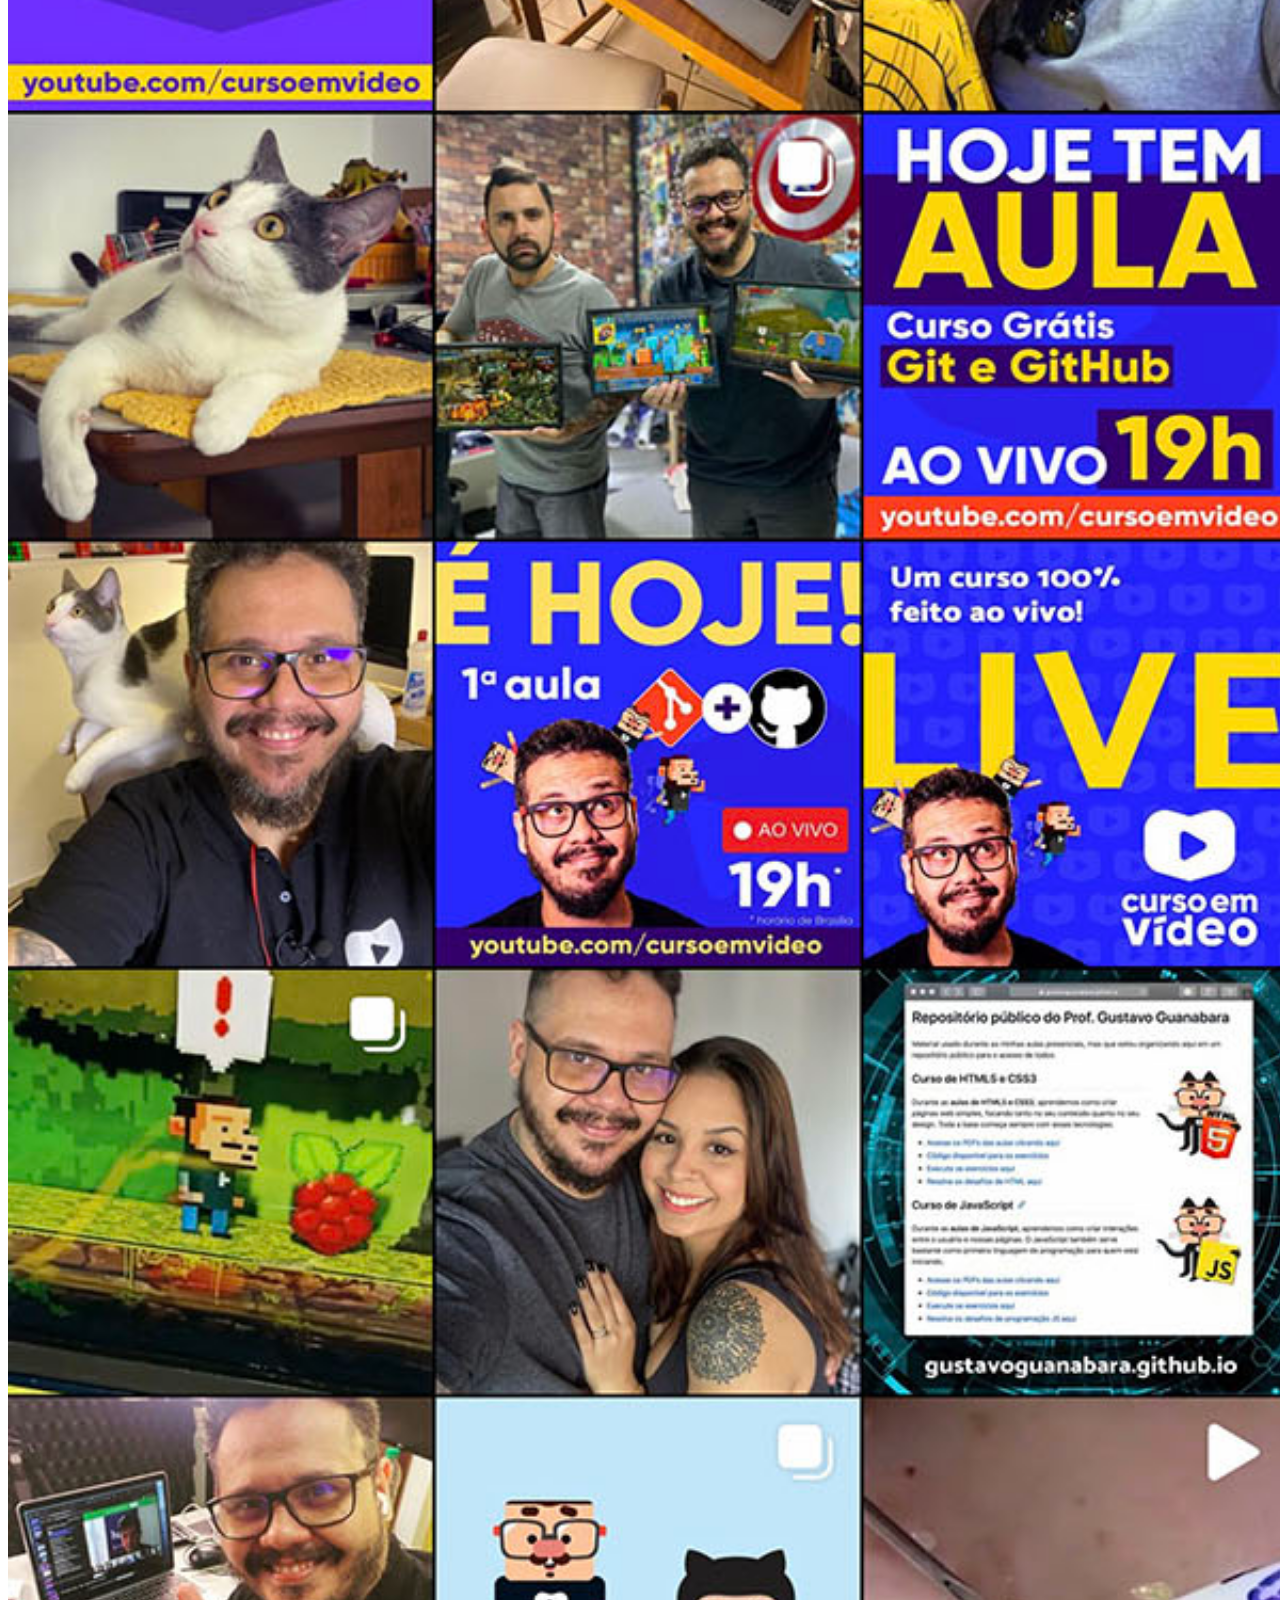
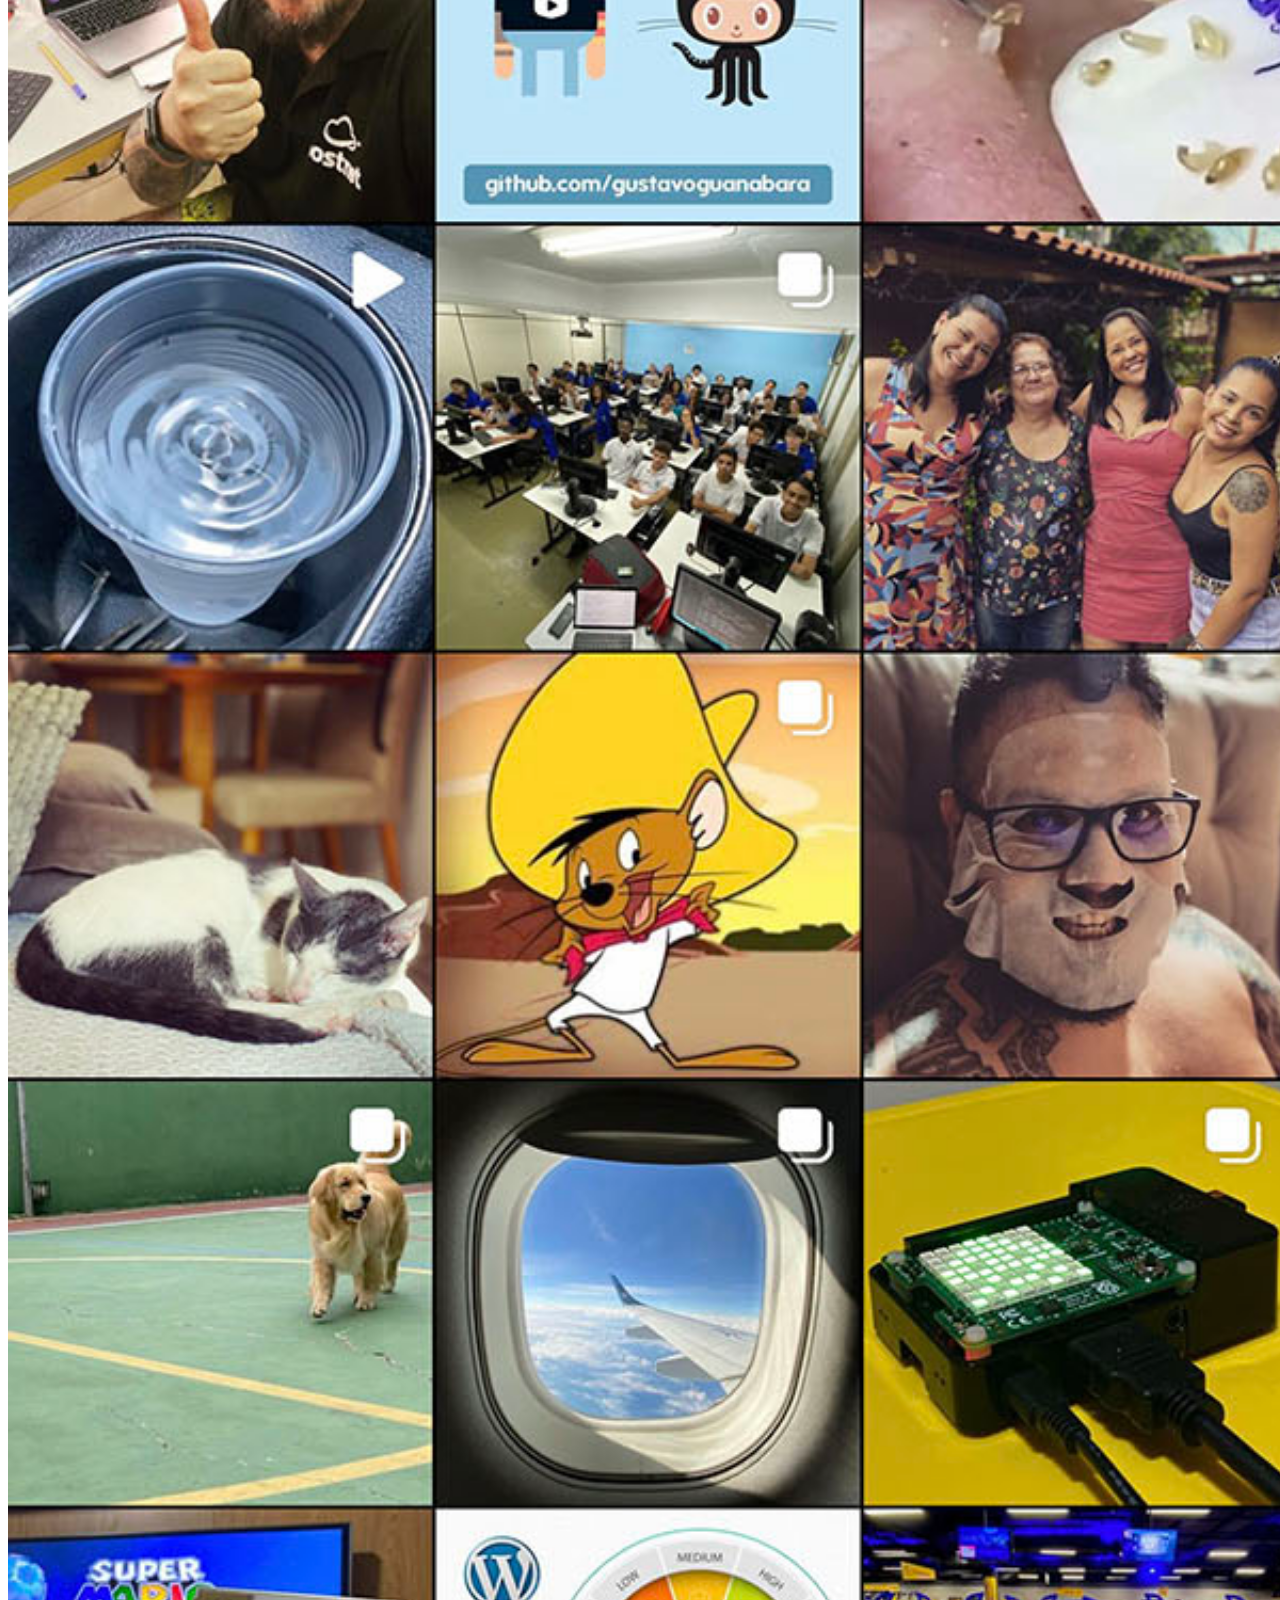
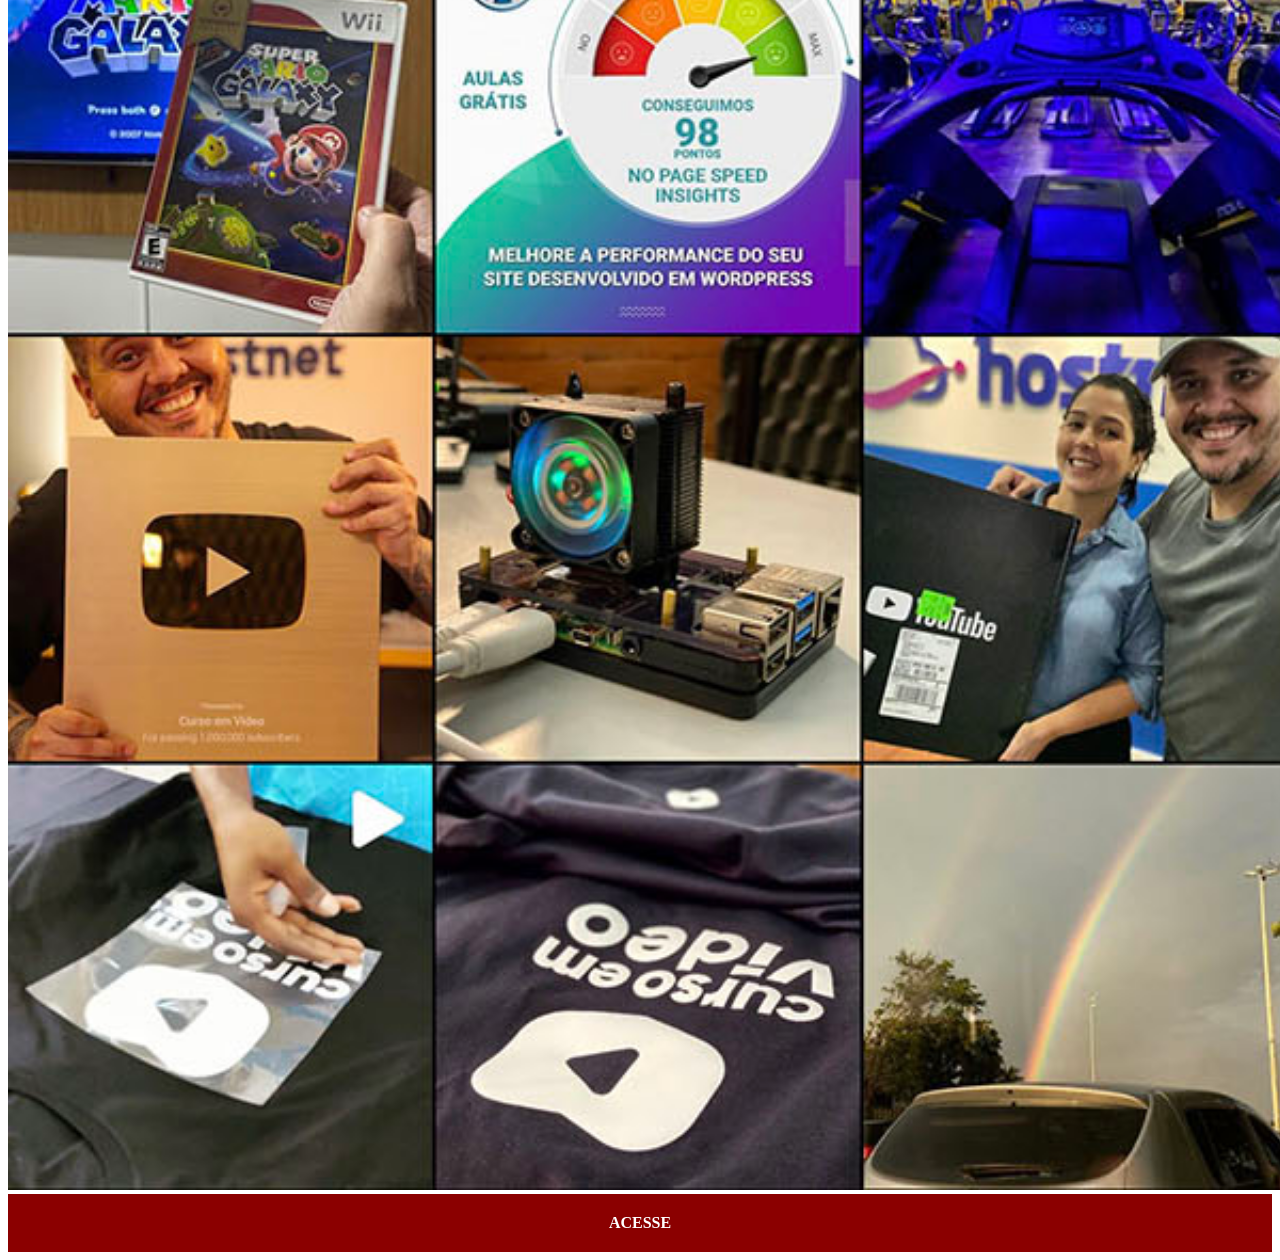
<file: instagram.html>
<!DOCTYPE html>
<html lang="pt-br">
<head>
    <meta charset="UTF-8">
    <meta name="viewport" content="width=device-width, initial-scale=1.0">
    <title>Instagram</title>
    
   <link rel="stylesheet" href="estilos/social.css">

</head>
<body>
    <img src="imagens/tela-instagram.jpg" alt="Instagram">

    <a href="https://www.instagram.com/gustavoguanabara/" target="_blank">ACESSE</a>
</body>
</html>
</file>
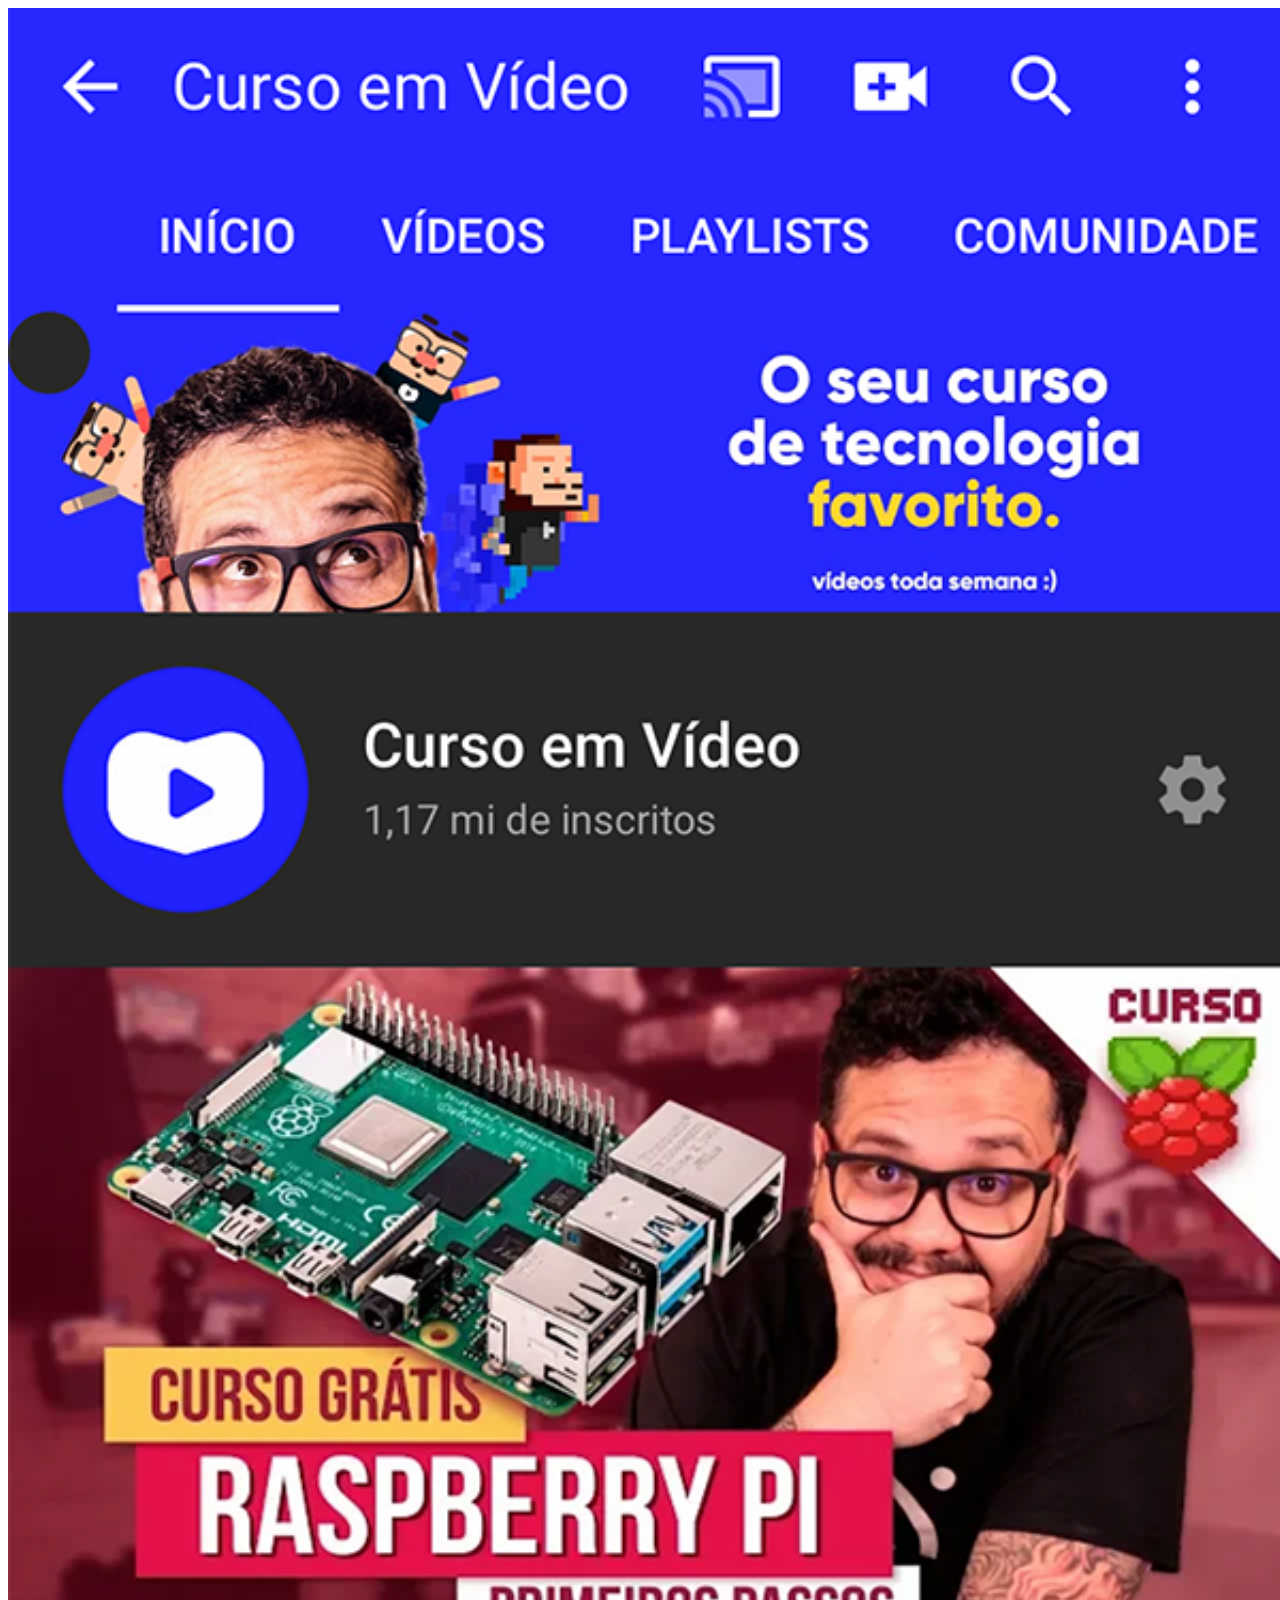
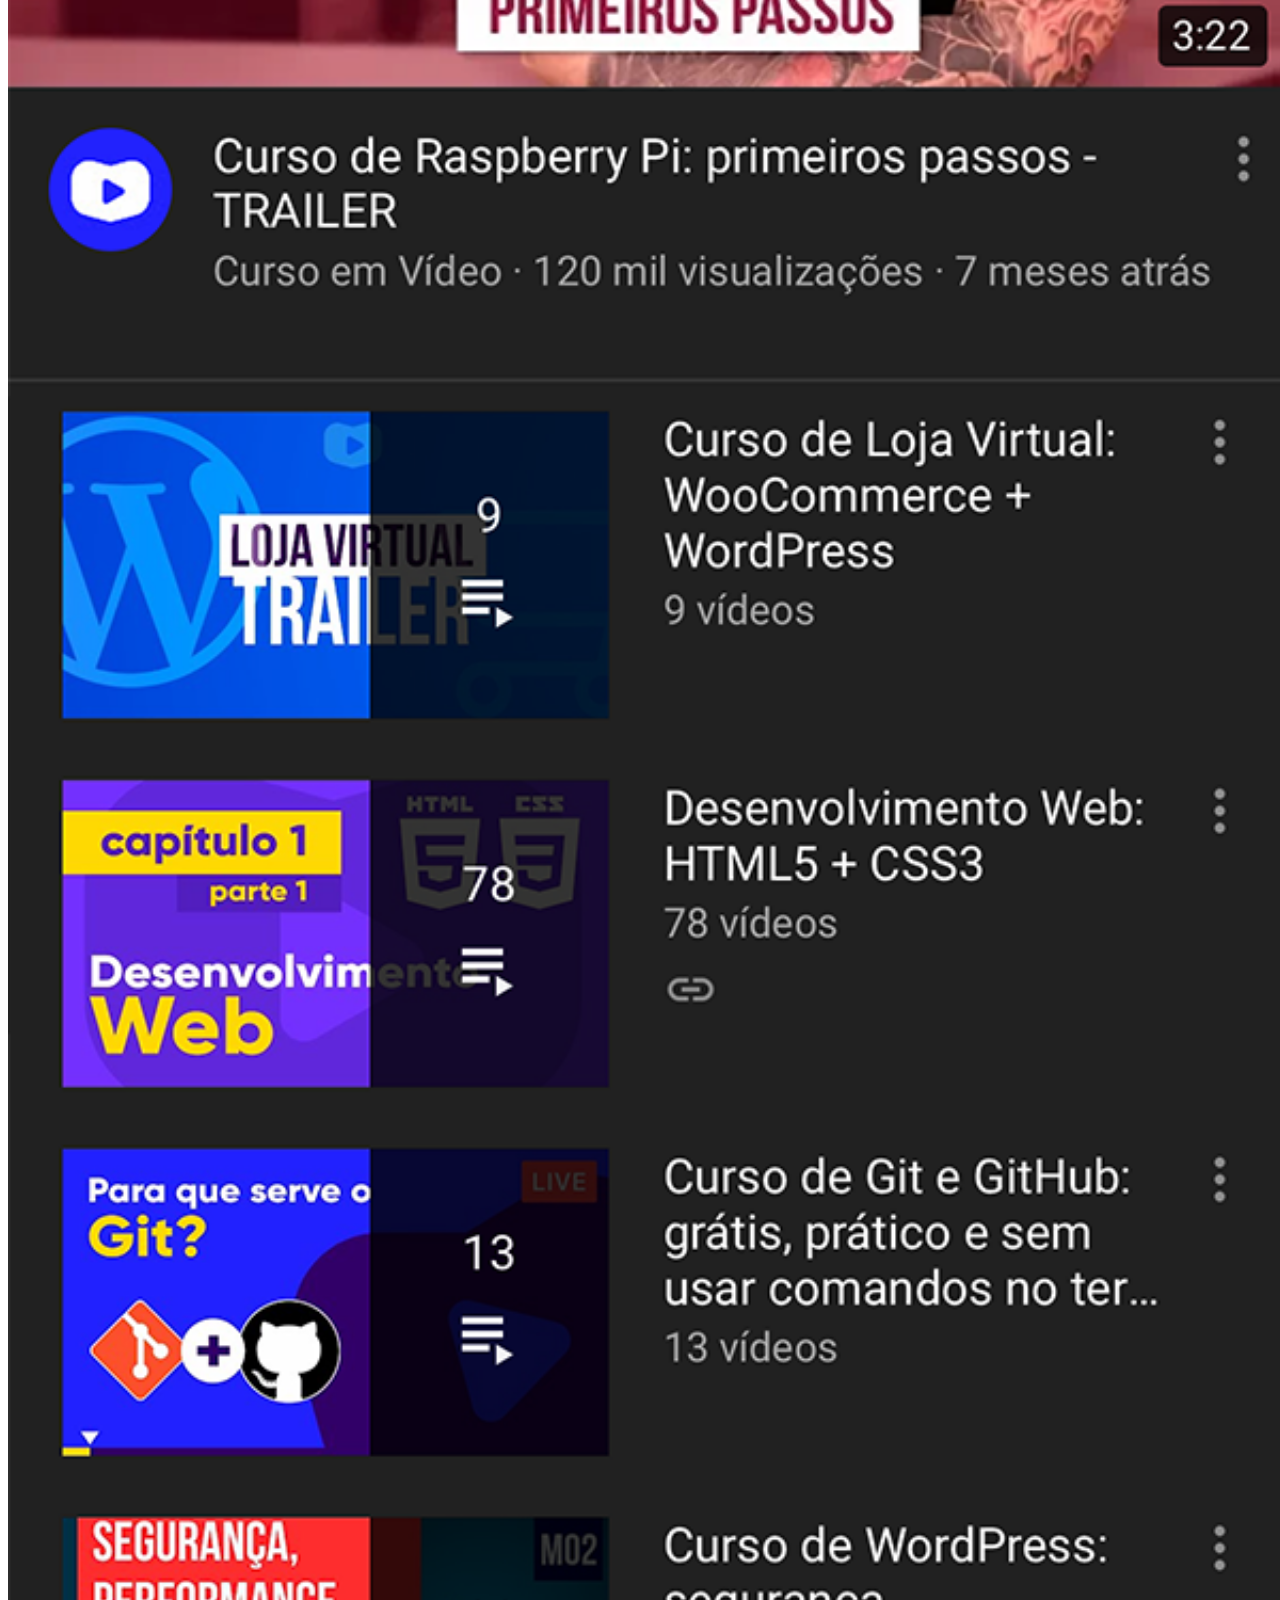
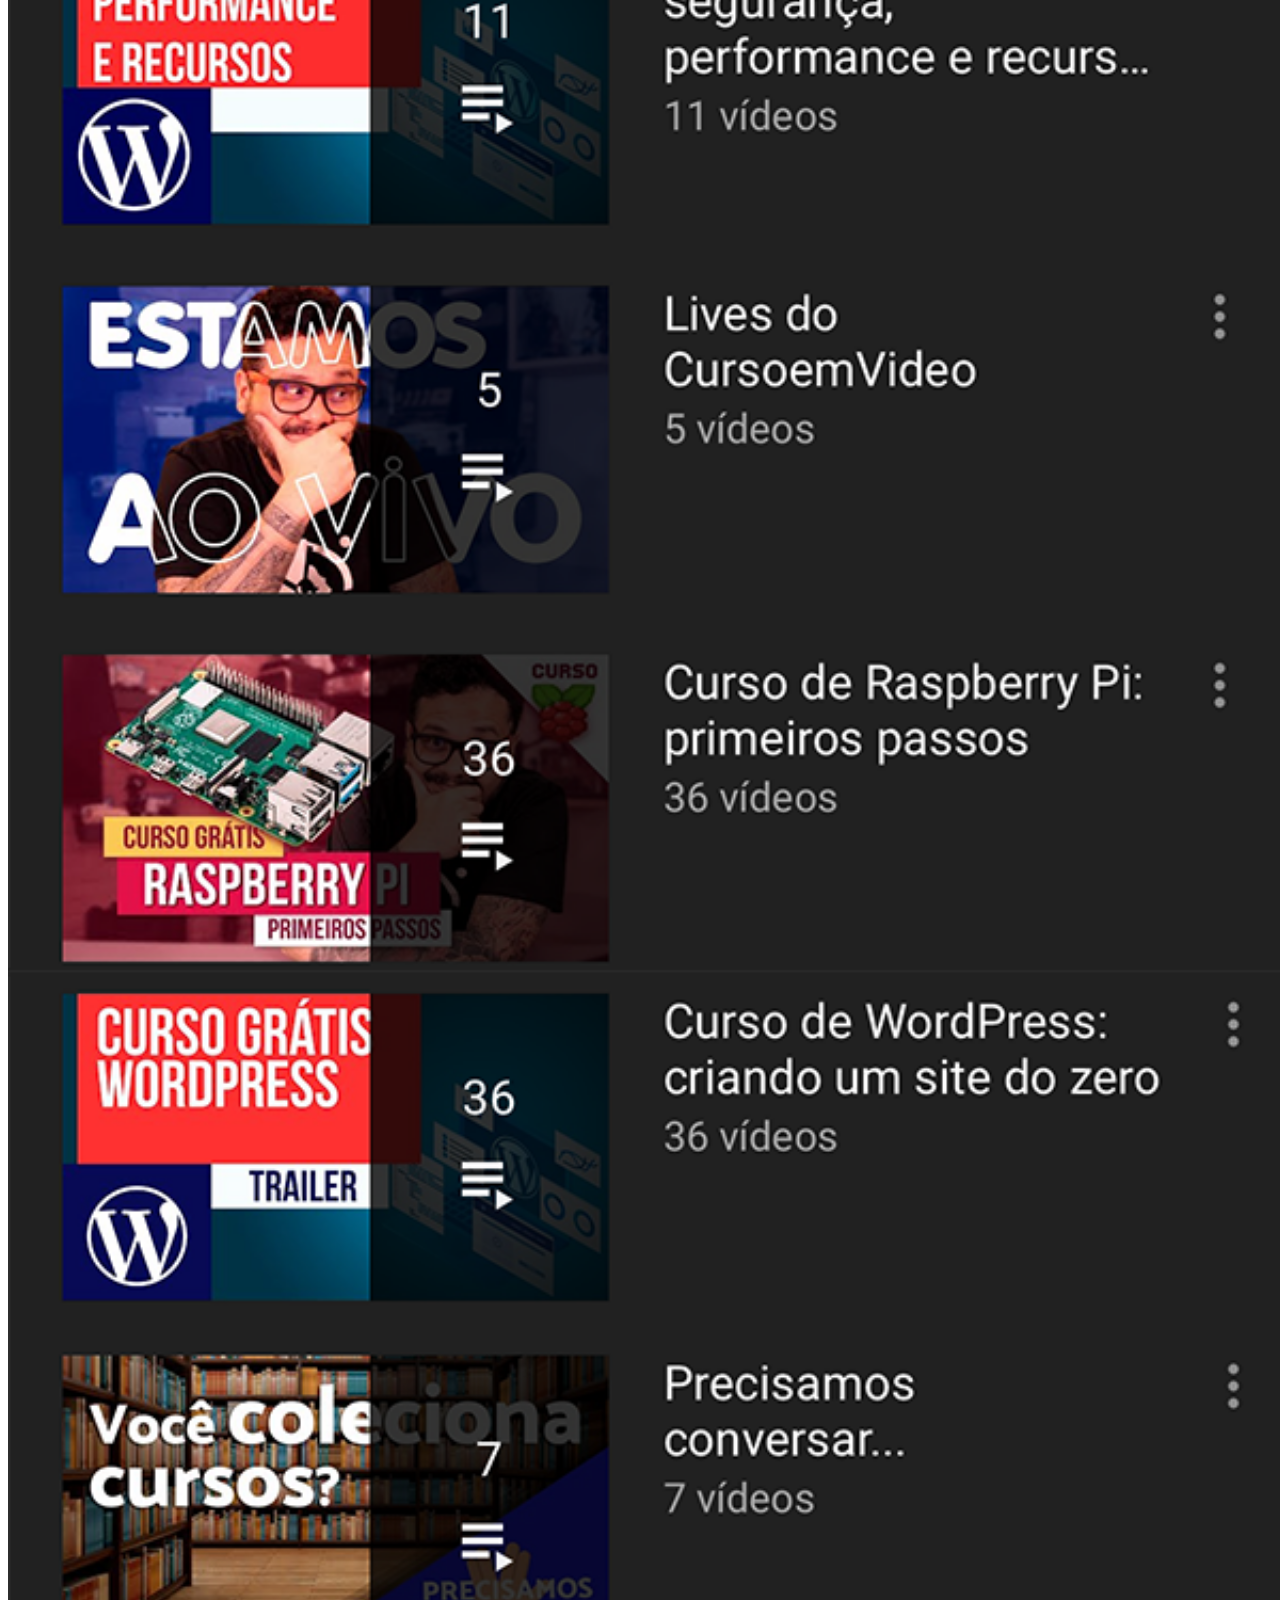
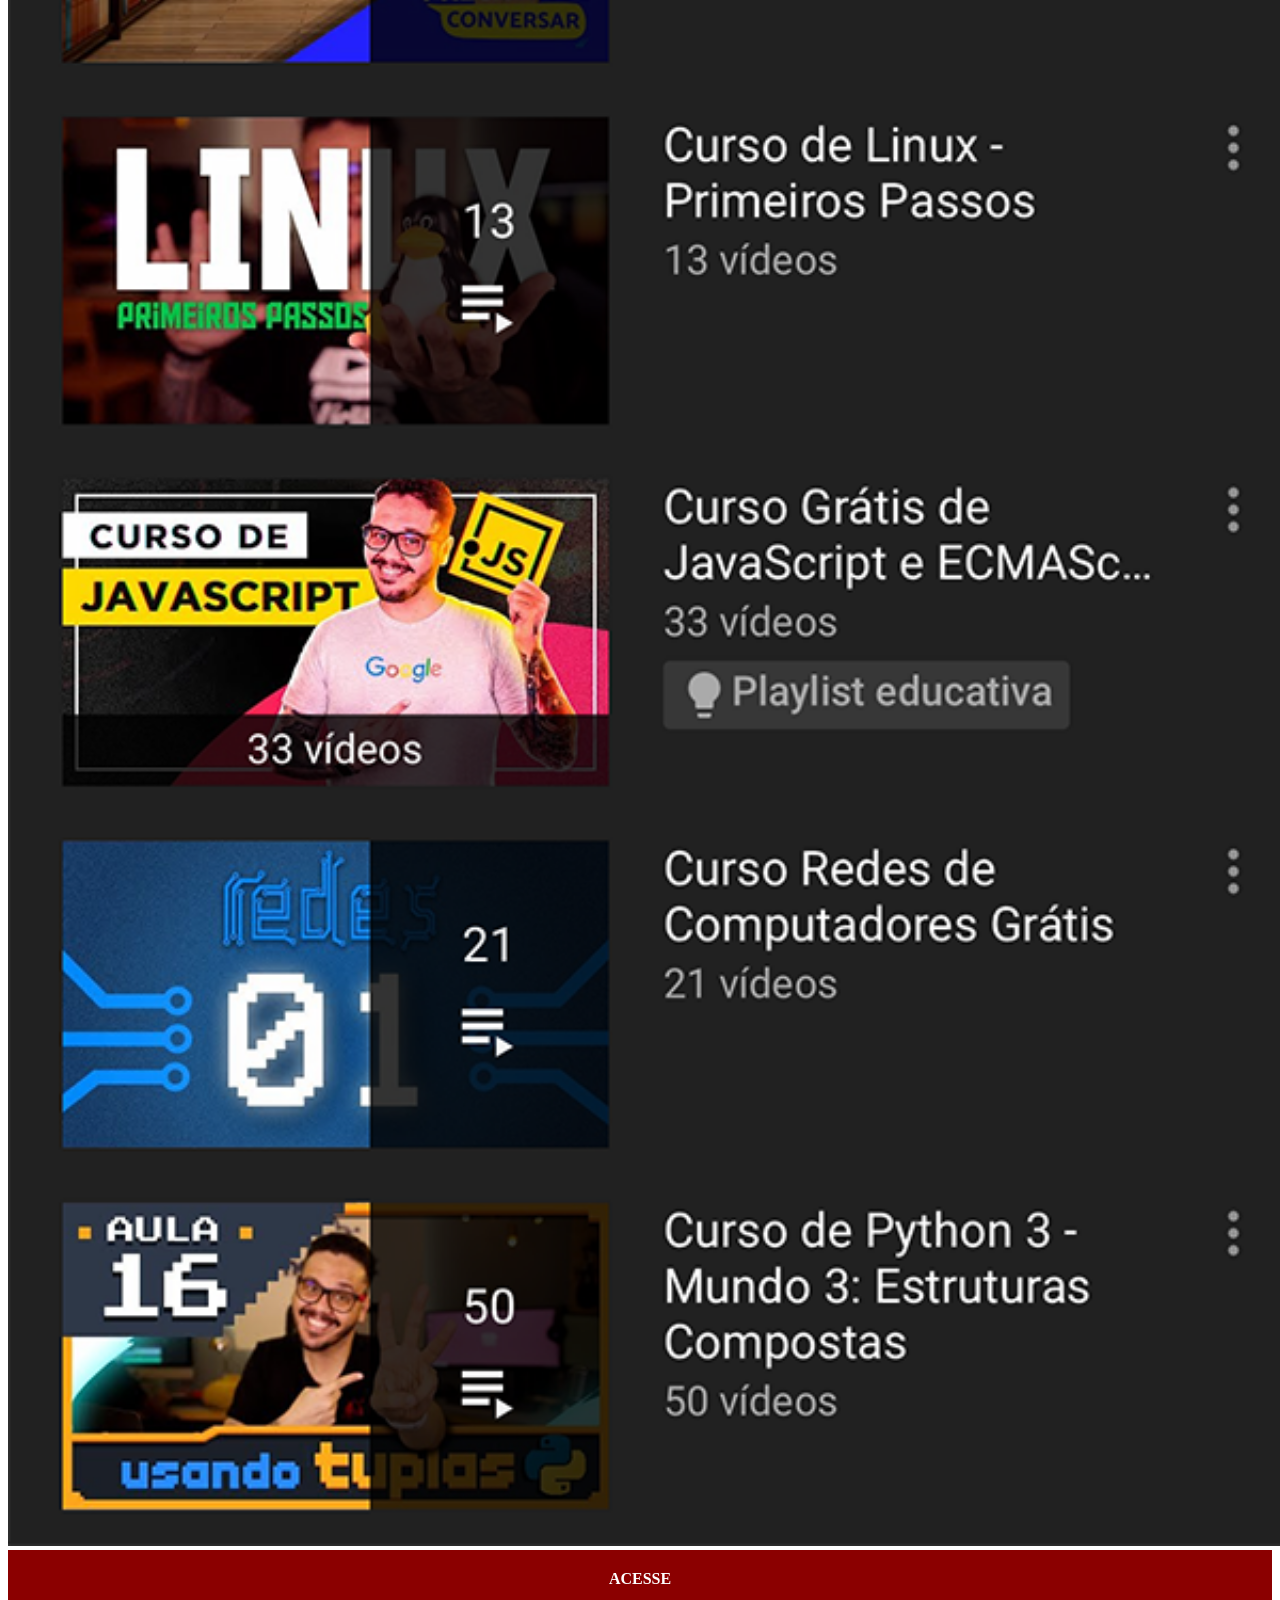
<file: youtube.html>
<!DOCTYPE html>
<html lang="pt-br">
<head>
    <meta charset="UTF-8">
    <meta name="viewport" content="width=device-width, initial-scale=1.0">
    <title>Youtube</title>
    <link rel="stylesheet" href="estilos/social.css">
</head>
<body>
    <img src="imagens/tela-youtube.png" alt="youtube">

    <a href="https://www.youtube.com/@cursoemvideo" target="_blank">ACESSE</a>
</body>
</html>
</file>
<file: estilos/style.css>
@charset "UTF-8";

* {
    margin: 0px;
    padding: 0px;
    font-family: Arial, Helvetica, sans-serif;

}

html, body {
    height: 100vh;
    width: 100vw;
    background-color: black;
}

body {
    background-image: url(../imagens/fundo-madeira.jpg);
    background-repeat: no-repeat;
    top: center;
    background-size: cover;
    background-attachment: fixed;
    
}

main {
    height: 100vh;
    position: relative;
}

section#telefone {
    position: absolute;
    top: 50%;
    left: 50%;
    transform: translate(-50%, -50%);
    height: 627px;
    width: 311px;
    background-image: url(../imagens/frame-iphone.png); 
    background-repeat: no-repeat;
    
}

iframe#tela {
    position: relative;
    top: 81px;
    left: 23px;
    width: 266px;
    height: 471px;
}
section#redes-sociais {
    text-align: right;
}

section#redes-sociais img {
    width: 50px;
    margin: 20px;
    border-radius: 50%;
    box-shadow: 2px 2px 10px violet;
    box-sizing: border-box;
}
section#redes-sociais img:hover {
    border: 2px solid whitesmoke;
    transform: translate(-3px,-3px);
    box-shadow: 5px 5px 20px    rgb(238, 24, 238);
    transition: 0.3s;
}
</file>
<file: estilos/social.css>
@charset "UTF-8"

        * {
            margin: 0px;
            padding: 0px;
            font-family: Arial, Helvetica, sans-serif;
        }

        ::-webkit-scrollbar {
            width: 0px;
            height: 0px;
        }

        img { 
            width: 100vw;

        }

        a {
            display: block;
            background-color: darkred;
            color: white;
            padding: 20px;
            text-align: center;
            font-weight: bolder;
            text-decoration: none;
        }
        a:hover {
            background-color: red;
        }
</file>
